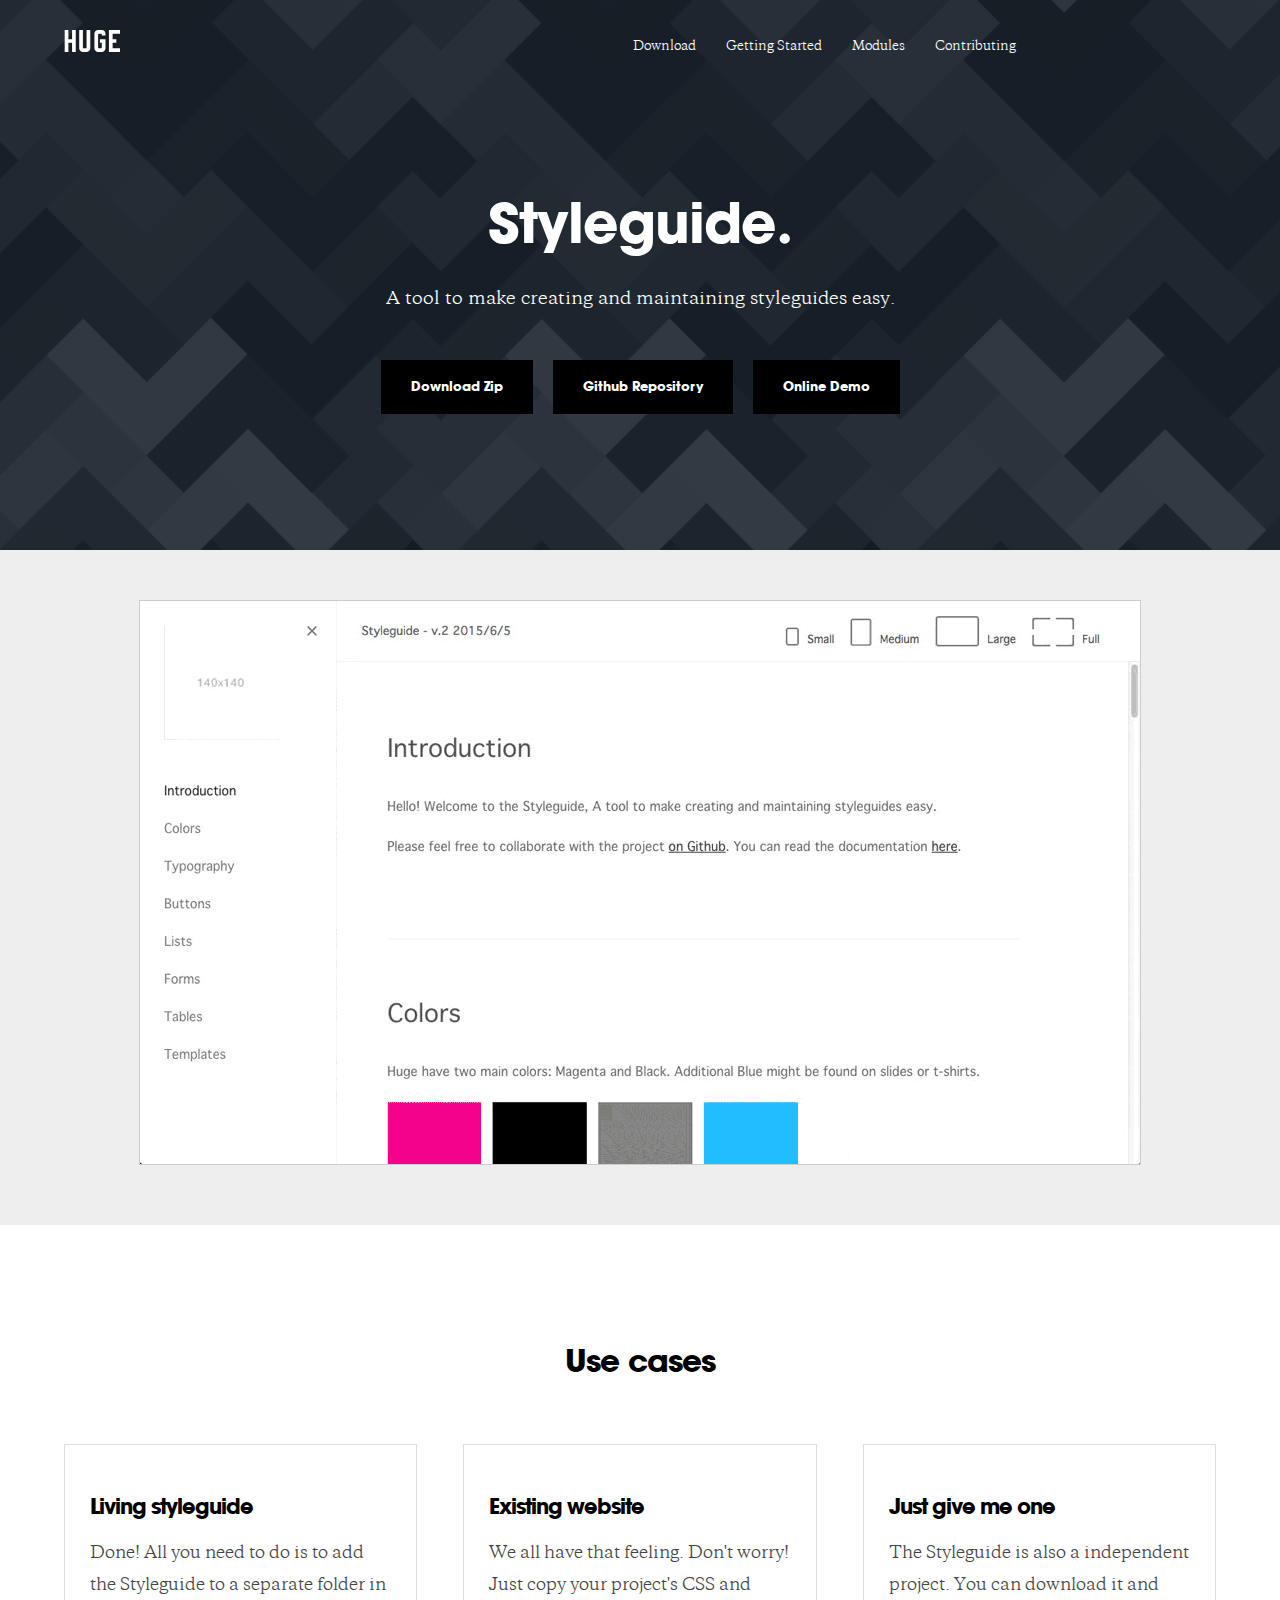
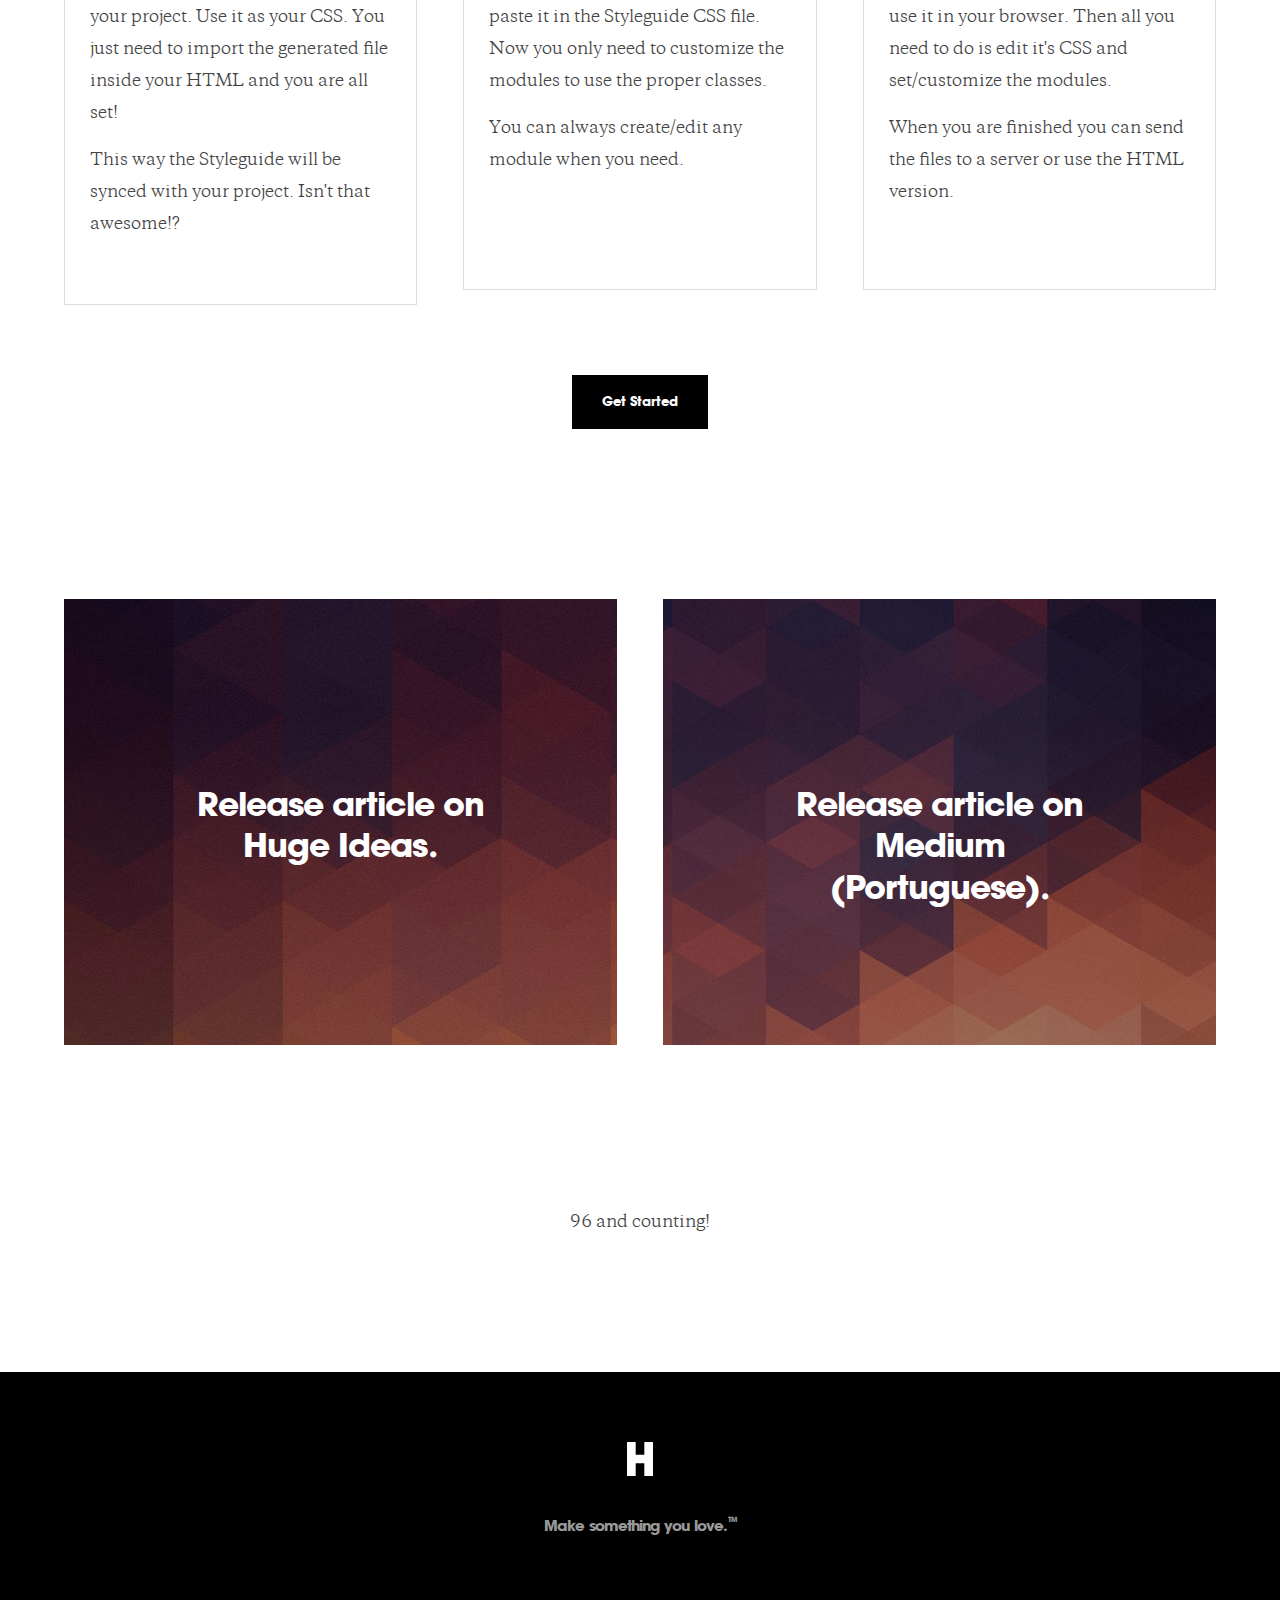
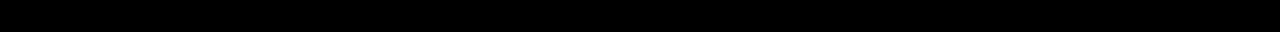
<file: index.html>
<!DOCTYPE html><html><head><title>Styleguide</title><link rel="icon" type="image/png" href="favicon.png"><link rel="stylesheet" href="fonts/Huge/stylesheet.css"><link rel="stylesheet" href="style/vendor/normalize.css"><link rel="stylesheet" href="style/vendor/skeleton.css"><link rel="stylesheet" href="style/main.css"></head><body></body></html><header class="home u-cf"><div class="bg"></div><div class="wrap"><div class="top"><div class="container"><div class="row"><div class="two columns"><a href="index.html"><img src="images/huge-logo.svg"/></a></div><div class="seven columns u-pull-right"><ul class="menu list-horz list-plain"><li><a href="download.html">Download</a></li><li><a href="start.html">Getting Started</a></li><li><a href="modules.html">Modules</a></li><li><a href="contributing.html">Contributing</a></li><li class="styleguide-github-star"><iframe src="https://ghbtns.com/github-btn.html?user=hugeinc&amp;repo=styleguide&amp;type=watch&amp;count=true" frameborder="0" scrolling="0" width="170px" height="20px"></iframe></li></ul></div></div></div></div><div class="container hero"><div class="row"><div class="ten columns center text-center"><h1 class="main-title">Styleguide.</h1><p>A tool to make creating and maintaining styleguides easy.</p><div class="action"><a href="https://github.com/hugeinc/styleguide/archive/master.zip" class="button primary">Download Zip</a><a href="https://github.com/hugeinc/styleguide" target="_blank" class="button primary">Github Repository</a><a href="http://hugeinc.github.io/styleguide/demo/index.html" target="_blank" class="button primary">Online Demo</a></div></div></div></div></div></header><main class="home"><div class="image"><div class="container"><img src="images/gif2.gif"></div></div><div class="container"><div class="text-center use-cases"><h2 class="title">Use cases</h2></div><div class="row use-cases"><div class="four columns box"><h2 class="title">Living styleguide</h2><p>Done! All you need to do is to add the Styleguide to a separate folder in your project. Use it as your CSS. You just need to import the generated file inside your HTML and you are all set!</p>
<p>This way the Styleguide will be synced with your project. Isn&#39;t that awesome!?</p>
</div><div class="four columns box"><h2 class="title">Existing website</h2><p>We all have that feeling. Don&#39;t worry! Just copy your project&#39;s CSS and paste it in the Styleguide CSS file. Now you only need to customize the modules to use the proper classes.</p>
<p>You can always create/edit any module when you need.</p>
</div><div class="four columns box"><h2 class="title">Just give me one</h2><p>The Styleguide is also a independent project. You can download it and use it in your browser. Then all you need to do is edit it&#39;s CSS and set/customize the modules.</p>
<p>When you are finished you can send the files to a server or use the HTML version.</p>
</div></div><div class="row"><div class="twelve columns text-center"><a href="start.html" class="button primary">Get Started</a></div></div><div class="row release-container"><div class="six columns box text-center release-main"><a href="http://www.hugeinc.com/ideas/perspective/setting-style" target="_blank"><div class="overlay"></div><h2 class="title">Release article on Huge Ideas.</h2></a></div><div class="six columns box text-center release-portuguese"><a href="https://medium.com/@caiovaccaro/definindo-estilo-8d1130fc36bf" target="_blank"><div class="overlay"></div><h2 class="title">Release article on Medium (Portuguese).</h2></a></div></div><div class="row"><div class="twelve columns text-center"><div class="tweetsContainer"><ul class="clearfix"></ul><input type="hidden" value="https://twitter.com/hugeinc/status/622075690343628801" class="tweetUrl"/><input type="hidden" value="https://twitter.com/snookca/status/622786504453001216" class="tweetUrl"/><input type="hidden" value="https://twitter.com/mediatemple/status/629215528289234944" class="tweetUrl"/><input type="hidden" value="https://twitter.com/ProductHunt/status/621887319977684992" class="tweetUrl"/><input type="hidden" value="https://twitter.com/kennethormandy/status/623654472384843776" class="tweetUrl"/><input type="hidden" value="https://twitter.com/ykdesignsonline/status/624248119539142656" class="tweetUrl"/><input type="hidden" value="https://twitter.com/cameronmoll/status/623192443605925889" class="tweetUrl"/><input type="hidden" value="https://twitter.com/colinjohnston/status/623634308553678849" class="tweetUrl"/><input type="hidden" value="https://twitter.com/latest_is/status/622993309028515840" class="tweetUrl"/><input type="hidden" value="https://twitter.com/natalyathree/status/624289805912920064" class="tweetUrl"/><input type="hidden" value="https://twitter.com/yhassy/status/622207803390849024" class="tweetUrl"/><input type="hidden" value="https://twitter.com/devnewsbot/status/621746682636668931" class="tweetUrl"/><input type="hidden" value="https://twitter.com/designernewsrss/status/621746687376273413" class="tweetUrl"/><input type="hidden" value="https://twitter.com/ActivatorStudio/status/623618971451850752" class="tweetUrl"/><p class="clear more text-center">96 and counting!</p></div></div></div></div></main><footer><a href="http://hugeinc.com" target="_blank" class="h"></a><p>Make something you love.<sup>TM</sup></p></footer><!--script(src="jspm_packages/system.js")--><!--script(src="config.js")--><!--script.--><!--	System.baseURL = '/';--><!--	System.import('HugeStyleguide/main');--><script src="bundle.js"></script><script>(function(i,s,o,g,r,a,m){i['GoogleAnalyticsObject']=r;i[r]=i[r]||function(){
(i[r].q=i[r].q || []).push(arguments)},i[r].l=1*new Date();a=s.createElement(o),
m=s.getElementsByTagName(o)[0];a.async=1;a.src=g;m.parentNode.insertBefore(a,m)
})(window,document,'script','//www.google-analytics.com/analytics.js','ga');
ga('create', 'UA-64834074-1', 'auto');
ga('send', 'pageview');</script>
</file>
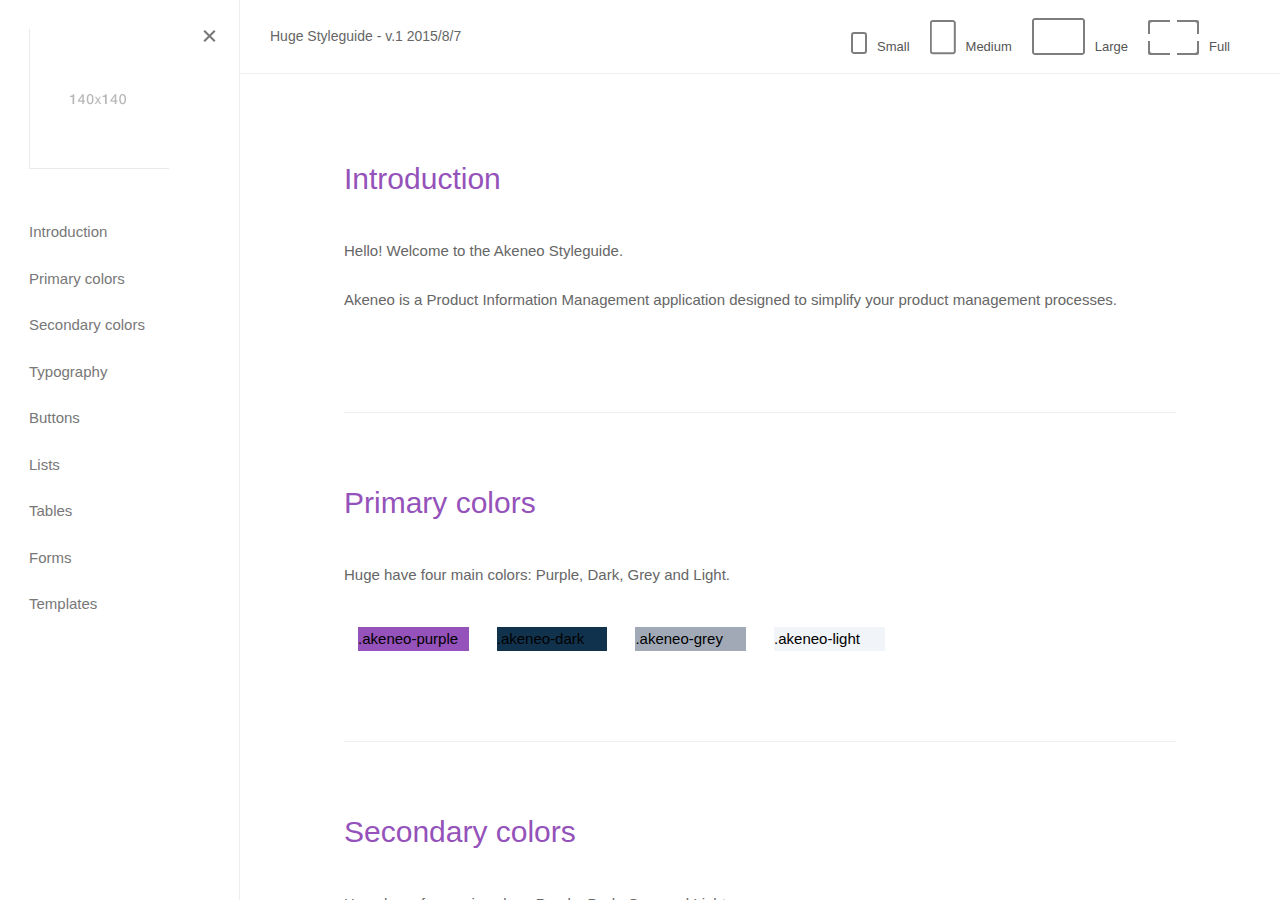
<file: www/index.html>
<!DOCTYPE html><html lang="en"><head><title>Huge Styleguide</title><link rel="icon" type="image/png" href="styleguide/structure/images/favicon.png"><link href="styleguide/assets/styles/structure.css" rel="stylesheet"><link href="styleguide/assets/styles/styleguide.css" rel="stylesheet"></head><body><main class="container"><html><body><header class="huge-header"><div class="huge-header__welcome left">Huge Styleguide - v.1 2015/8/7</div><nav class="huge-header__breakpoints right"><ul class="huge-list--unstyled huge-list--float"><li class="huge-header__breakpoints__item"><a id="small" data-size="420px" data-size-label="small" class="huge-header__breakpoints__item__link"><span>Small</span></a></li><li class="huge-header__breakpoints__item"><a id="medium" data-size="720px" data-size-label="medium" class="huge-header__breakpoints__item__link"><span>Medium</span></a></li><li class="huge-header__breakpoints__item"><a id="large" data-size="1280px" data-size-label="large" class="huge-header__breakpoints__item__link"><span>Large</span></a></li><li class="huge-header__breakpoints__item"><a id="full" data-size="100%" data-size-label="full" class="huge-header__breakpoints__item__link"><span>Full</span></a></li></ul></nav></header></body></html><div class="huge-sidebar"><div class="huge-sidebar__toggle--out"><a href="#">Menu</a></div><div class="huge-sidebar__content"><div class="huge-sidebar__toggle--in"><a href="#">Menu</a></div><img src="styleguide/assets/images/logo_placeholder.png" class="huge-sidebar__logo clearfix"><nav class="huge-sidebar__nav row clearfix"><ul class="huge-list--unstyled"><li class="huge-sidebar__nav__item"><a href="#introduction" class="huge-sidebar__nav__item__link huge-anchor">Introduction</a></li><li class="huge-sidebar__nav__item"><a href="#primarycolors" class="huge-sidebar__nav__item__link huge-anchor">Primary colors</a></li><li class="huge-sidebar__nav__item"><a href="#secondarycolors" class="huge-sidebar__nav__item__link huge-anchor">Secondary colors</a></li><li class="huge-sidebar__nav__item"><a href="#typography" class="huge-sidebar__nav__item__link huge-anchor">Typography</a></li><li class="huge-sidebar__nav__item"><a href="#buttons" class="huge-sidebar__nav__item__link huge-anchor">Buttons</a></li><li class="huge-sidebar__nav__item"><a href="#lists" class="huge-sidebar__nav__item__link huge-anchor">Lists</a></li><li class="huge-sidebar__nav__item"><a href="#tables" class="huge-sidebar__nav__item__link huge-anchor">Tables</a></li><li class="huge-sidebar__nav__item"><a href="#forms" class="huge-sidebar__nav__item__link huge-anchor">Forms</a></li><li class="huge-sidebar__nav__item"><a href="#templates" class="huge-sidebar__nav__item__link huge-anchor">Templates</a></li></ul></nav></div></div><div class="huge-iframe-wrapper"><iframe src="styleguide/styleguide.html" frameborder="0" height="100%" width="100%"></iframe></div></main><script src="styleguide/structure/scripts/vendor/jquery-1.11.1.min.js"></script><script src="styleguide/structure/scripts/styleguide.js"></script><script>document.write('<script src="http://' + (location.host || 'localhost').split(':')[0] + ':35729/livereload.js?snipver=1"></' + 'script>')</script></body></html>
</file>
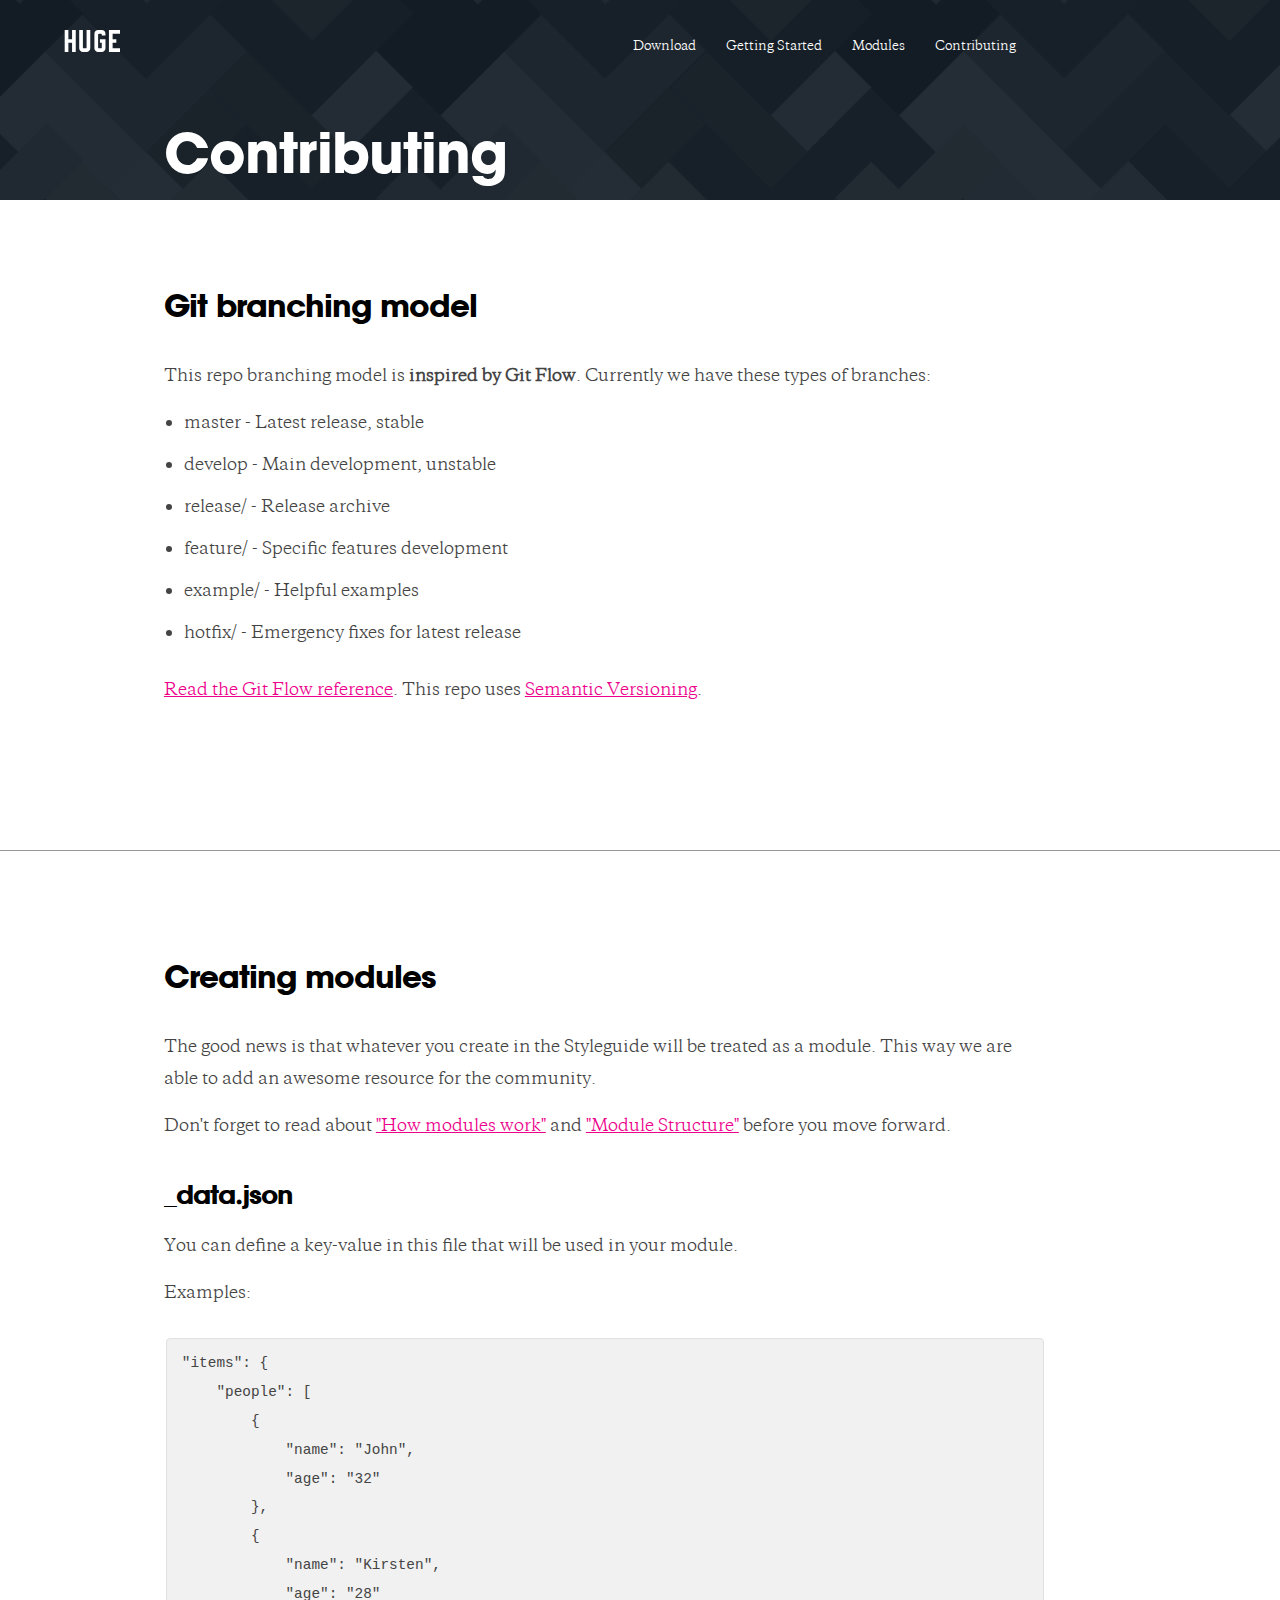
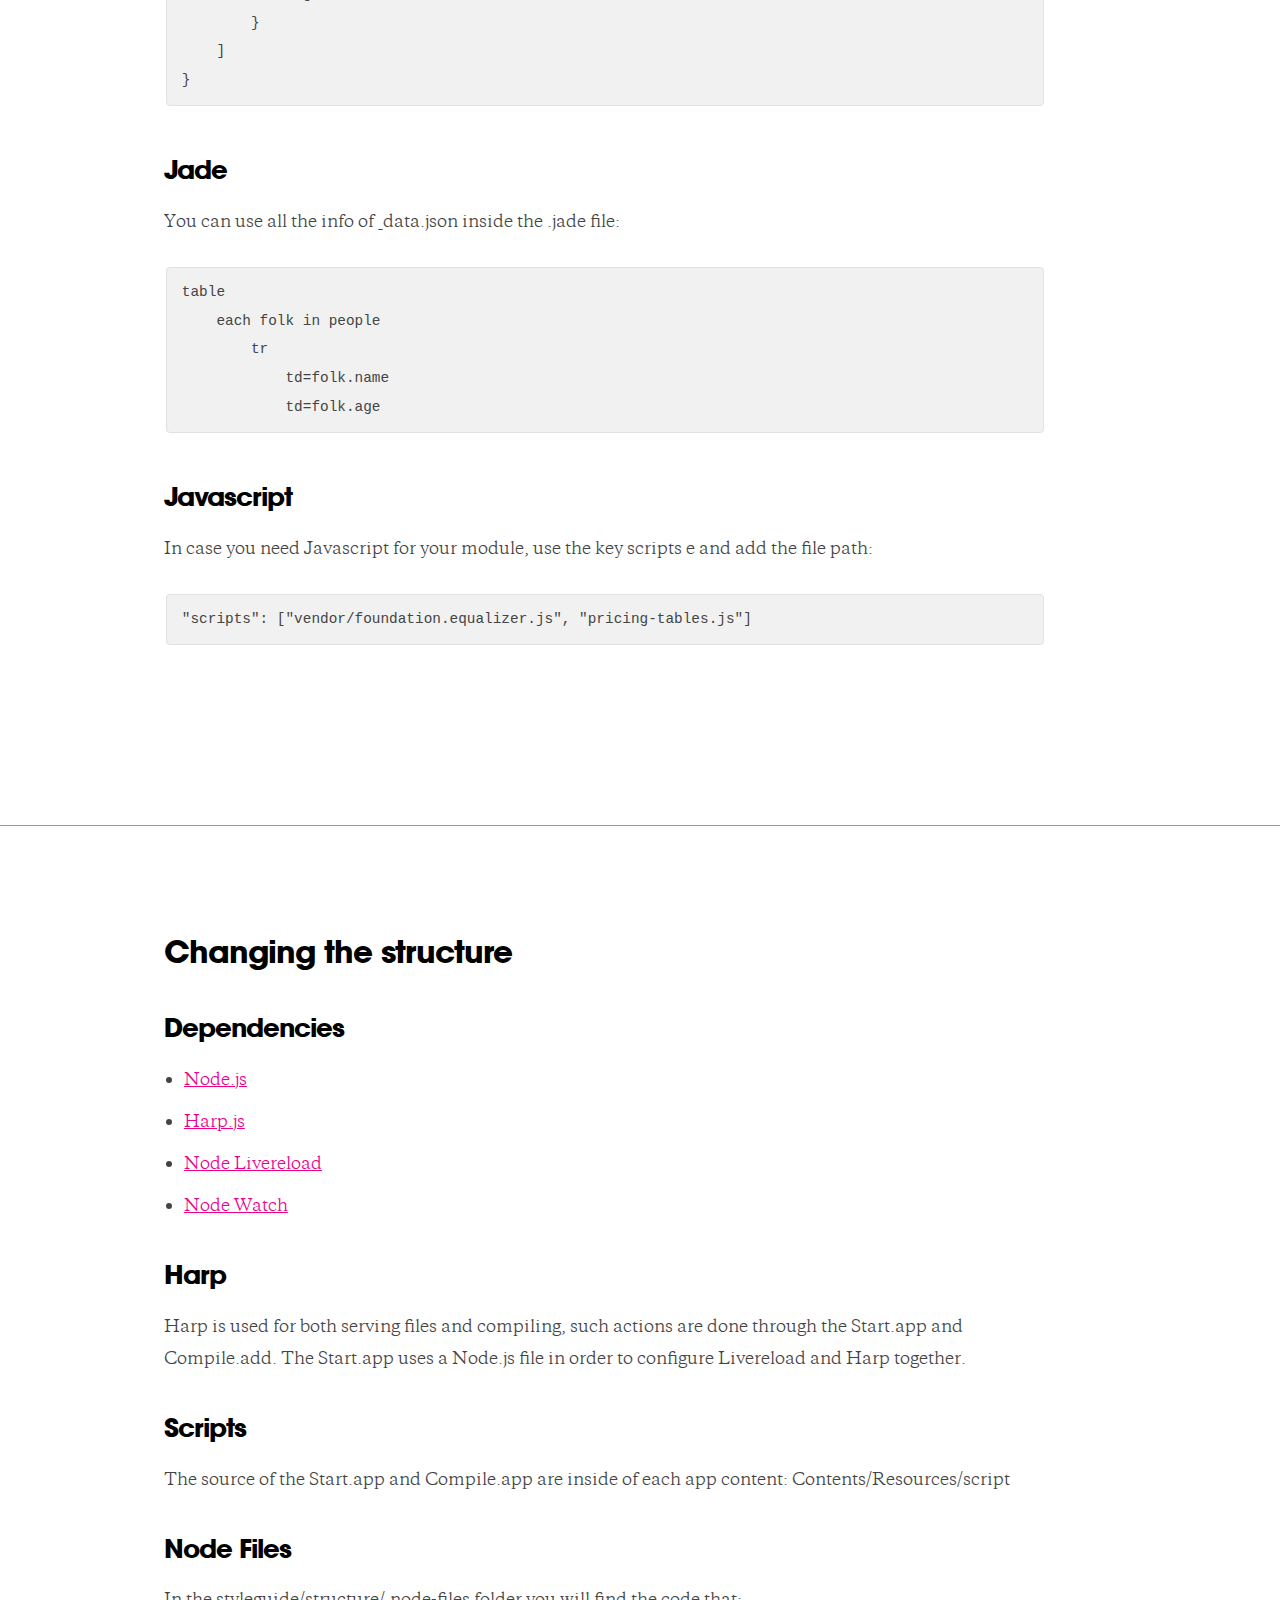
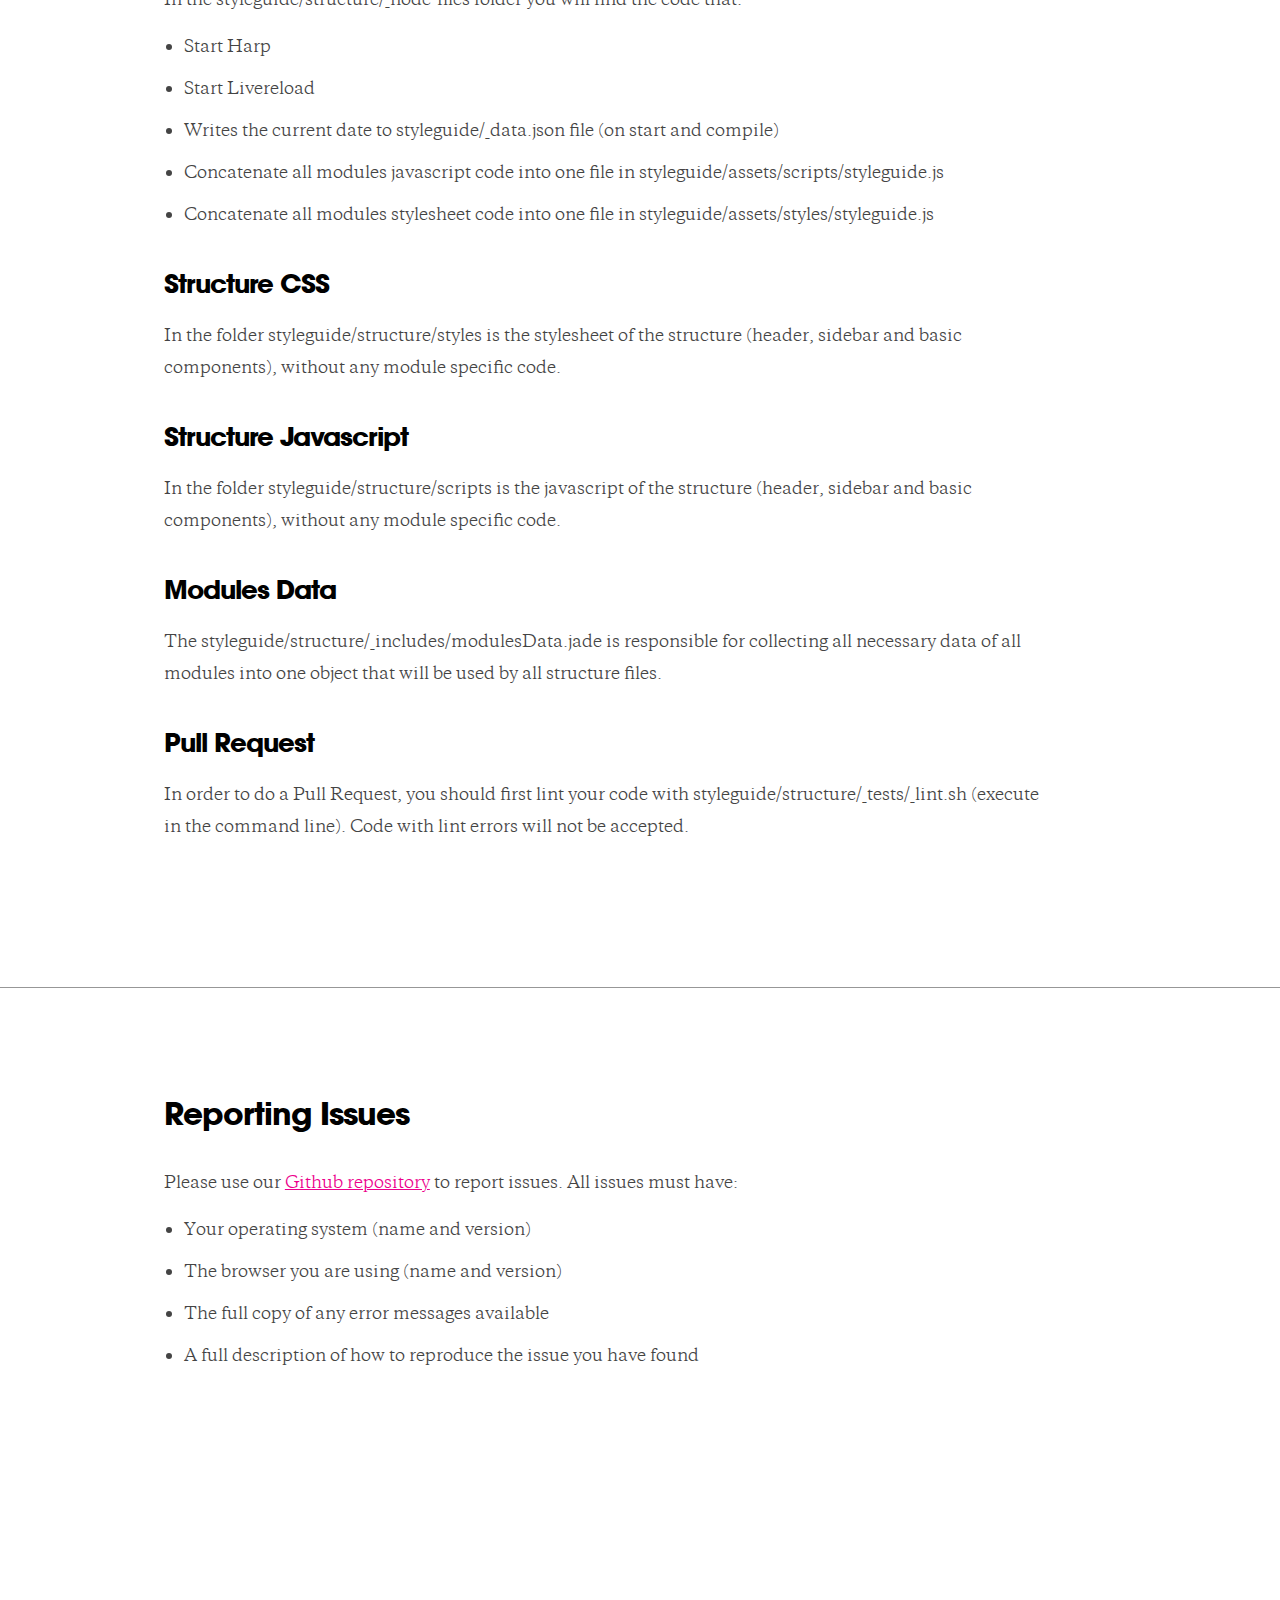
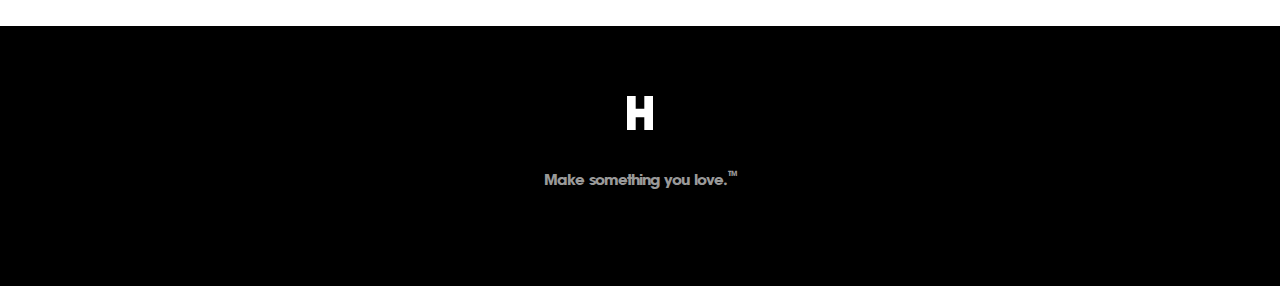
<file: contributing.html>
<!DOCTYPE html><html><head><title>Styleguide</title><link rel="icon" type="image/png" href="favicon.png"><link rel="stylesheet" href="fonts/Huge/stylesheet.css"><link rel="stylesheet" href="style/vendor/normalize.css"><link rel="stylesheet" href="style/vendor/skeleton.css"><link rel="stylesheet" href="style/main.css"></head><body></body></html><header class="u-cf inner"><div class="bg"></div><div class="wrap"><div class="top"><div class="container"><div class="row"><div class="two columns"><a href="index.html"><img src="images/huge-logo.svg"/></a></div><div class="seven columns u-pull-right"><ul class="menu list-horz list-plain"><li><a href="download.html">Download</a></li><li><a href="start.html">Getting Started</a></li><li><a href="modules.html">Modules</a></li><li><a href="contributing.html">Contributing</a></li><li class="styleguide-github-star"><iframe src="https://ghbtns.com/github-btn.html?user=hugeinc&amp;repo=styleguide&amp;type=watch&amp;count=true" frameborder="0" scrolling="0" width="170px" height="20px"></iframe></li></ul></div></div></div></div><div class="container hero"><div class="row"><div class="ten columns center"><h1 class="main-title">Contributing</h1></div></div></div></div></header><main class="inner"><div class="section u-cf inner"><div class="container"><div class="row"><div class="ten columns center"><h2 class="title">Git branching model</h2><p>This repo branching model is <strong>inspired by Git Flow</strong>. Currently we have these types of branches:</p>
<ul>
<li>master - Latest release, stable</li>
<li>develop - Main development, unstable</li>
<li>release/ - Release archive</li>
<li>feature/ - Specific features development</li>
<li>example/ - Helpful examples</li>
<li>hotfix/ - Emergency fixes for latest release</li>
</ul>
<p><a href="http://nvie.com/posts/a-successful-git-branching-model/">Read the Git Flow reference</a>.
This repo uses <a href="http://semver.org/">Semantic Versioning</a>.</p>
</div></div></div></div><div class="section u-cf inner"><div class="container"><div class="row"><div class="ten columns center"><h2 class="title">Creating modules</h2><p>The good news is that whatever you create in the Styleguide will be treated as a module. This way we are able to add an awesome resource for the community.</p>
<p>Don&#39;t forget to read about <a href="modules.html#how-they-work">&quot;How modules work&quot;</a> and <a href="modules.html#modules-structure">&quot;Module Structure&quot;</a> before you move forward.</p>
<h3>_data.json</h3><p>You can define a key-value in this file that will be used in your module.</p>
<p>Examples:</p>
<pre><code class="language-json">&quot;items&quot;: {
    &quot;people&quot;: [
        {
            &quot;name&quot;: &quot;John&quot;,
            &quot;age&quot;: &quot;32&quot;
        },
        {
            &quot;name&quot;: &quot;Kirsten&quot;,
            &quot;age&quot;: &quot;28&quot;
        }
    ]
}
</code></pre>
<h3>Jade</h3><p>You can use all the info of _data.json inside the .jade file:</p>
<pre><code class="language-html">table
    each folk in people
        tr
            td=folk.name
            td=folk.age
</code></pre>
<h3>Javascript</h3><p>In case you need Javascript for your module, use the key scripts e and add the file path:</p>
<pre><code class="language-json">&quot;scripts&quot;: [&quot;vendor/foundation.equalizer.js&quot;, &quot;pricing-tables.js&quot;]
</code></pre>
</div></div></div></div><div class="section u-cf inner"><div class="container"><div class="row"><div class="ten columns center"><h2 class="title">Changing the structure</h2><h3>Dependencies</h3><ul>
<li><a href="http://nodejs.org" target="_blank">Node.js</a></li>
<li><a href="http://harpjs.com" target="_blank">Harp.js</a></li>
<li><a href="https://www.npmjs.com/package/livereload" target="_blank">Node Livereload</a></li>
<li><a href="https://www.npmjs.com/package/watch" target="_blank">Node Watch</a></li>
</ul>
<h3>Harp</h3><p>Harp is used for both serving files and compiling, such actions are done through the Start.app and Compile.add. The Start.app uses a Node.js file in order to configure Livereload and Harp together.</p>
<h3>Scripts</h3><p>The source of the Start.app and Compile.app are inside of each app content: Contents/Resources/script</p>
<h3>Node Files</h3><p>In the styleguide/structure/_node-files folder you will find the code that:  </p>
<ul>
<li>Start Harp</li>
<li>Start Livereload</li>
<li>Writes the current date to styleguide/_data.json file (on start and compile)</li>
<li>Concatenate all modules javascript code into one file in styleguide/assets/scripts/styleguide.js</li>
<li>Concatenate all modules stylesheet code into one file in styleguide/assets/styles/styleguide.js</li>
</ul>
<h3>Structure CSS</h3><p>In the folder styleguide/structure/styles is the stylesheet of the structure (header, sidebar and basic components), without any module specific code.</p>
<h3>Structure Javascript</h3><p>In the folder styleguide/structure/scripts is the javascript of the structure (header, sidebar and basic components), without any module specific code.</p>
<h3>Modules Data</h3><p>The styleguide/structure/_includes/modulesData.jade is responsible for collecting all necessary data of all modules into one object that will be used by all structure files.</p>
<h3>Pull Request</h3><p>In order to do a Pull Request, you should first lint your code with styleguide/structure/_tests/_lint.sh (execute in the command line). Code with lint errors will not be accepted.</p>
</div></div></div></div><div class="section u-cf inner no-border"><div class="container"><div class="row"><div class="ten columns center"><h2 class="title">Reporting Issues</h2><p>Please use our <a href="http://github.com/hugeinc/styleguide" target="_blank">Github repository</a> to report issues. All issues must have:</p>
<ul>
<li>Your operating system (name and version)</li>
<li>The browser you are using (name and version)</li>
<li>The full copy of any error messages available</li>
<li>A full description of how to reproduce the issue you have found</li>
</ul>
</div></div></div></div></main><footer><a href="http://hugeinc.com" target="_blank" class="h"></a><p>Make something you love.<sup>TM</sup></p></footer><!--script(src="jspm_packages/system.js")--><!--script(src="config.js")--><!--script.--><!--	System.baseURL = '/';--><!--	System.import('HugeStyleguide/main');--><script src="bundle.js"></script><script>(function(i,s,o,g,r,a,m){i['GoogleAnalyticsObject']=r;i[r]=i[r]||function(){
(i[r].q=i[r].q || []).push(arguments)},i[r].l=1*new Date();a=s.createElement(o),
m=s.getElementsByTagName(o)[0];a.async=1;a.src=g;m.parentNode.insertBefore(a,m)
})(window,document,'script','//www.google-analytics.com/analytics.js','ga');
ga('create', 'UA-64834074-1', 'auto');
ga('send', 'pageview');</script>
</file>
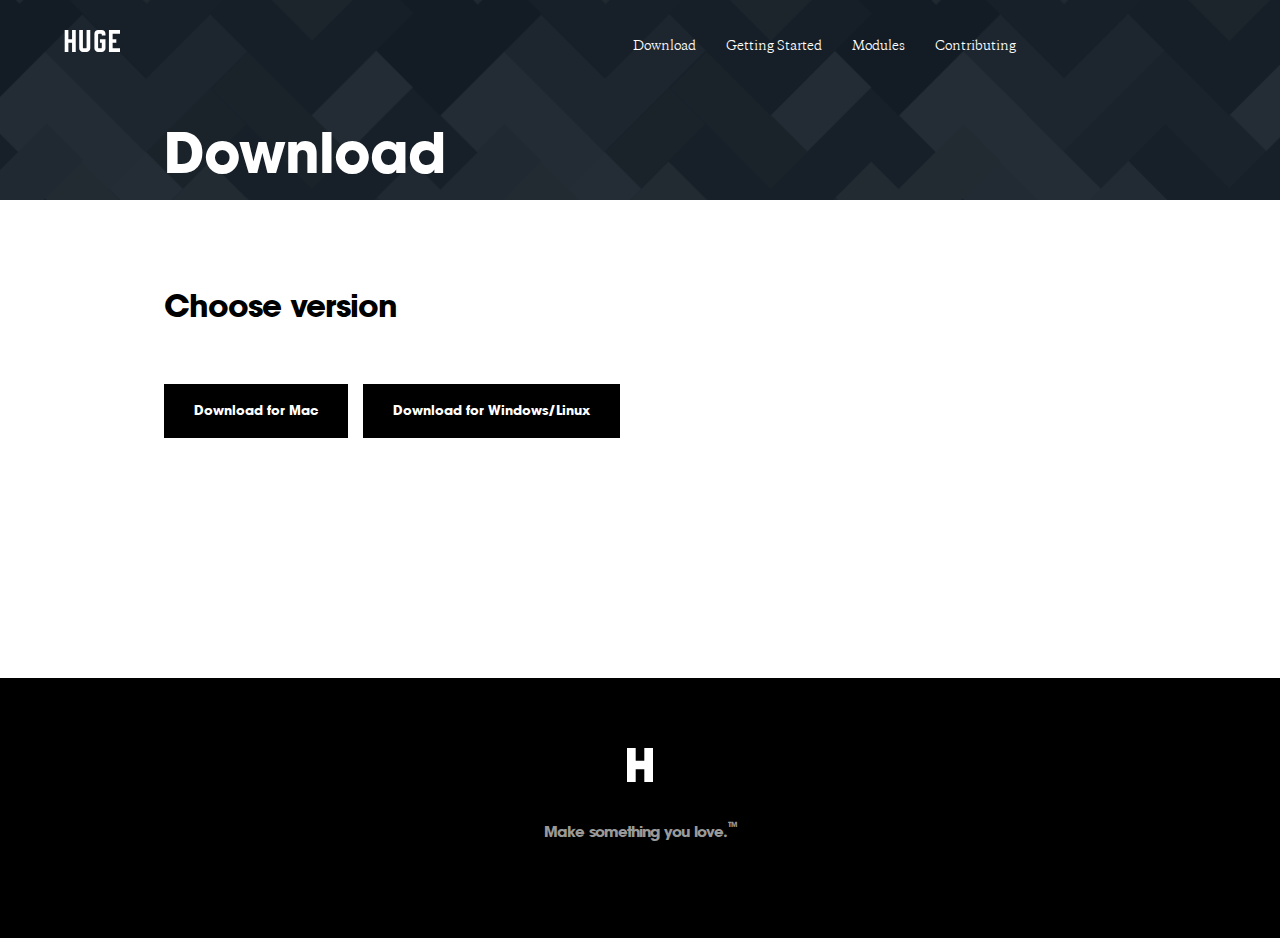
<file: download.html>
<!DOCTYPE html><html><head><title>Styleguide</title><link rel="icon" type="image/png" href="favicon.png"><link rel="stylesheet" href="fonts/Huge/stylesheet.css"><link rel="stylesheet" href="style/vendor/normalize.css"><link rel="stylesheet" href="style/vendor/skeleton.css"><link rel="stylesheet" href="style/main.css"></head><body></body></html><header class="u-cf inner"><div class="bg"></div><div class="wrap"><div class="top"><div class="container"><div class="row"><div class="two columns"><a href="index.html"><img src="images/huge-logo.svg"/></a></div><div class="seven columns u-pull-right"><ul class="menu list-horz list-plain"><li><a href="download.html">Download</a></li><li><a href="start.html">Getting Started</a></li><li><a href="modules.html">Modules</a></li><li><a href="contributing.html">Contributing</a></li><li class="styleguide-github-star"><iframe src="https://ghbtns.com/github-btn.html?user=hugeinc&amp;repo=styleguide&amp;type=watch&amp;count=true" frameborder="0" scrolling="0" width="170px" height="20px"></iframe></li></ul></div></div></div></div><div class="container hero"><div class="row"><div class="ten columns center"><h1 class="main-title">Download</h1></div></div></div></div></header><main class="inner"><div class="section u-cf inner no-border"><div class="container"><div class="row"><div class="ten columns center"><h2 class="title">Choose version</h2><a href="https://github.com/hugeinc/styleguide/archive/master.zip" class="button primary">Download for Mac</a><a href="https://github.com/hugeinc/styleguide/archive/release/windows-linux.zip" class="button primary">Download for Windows/Linux</a></div></div></div></div></main><footer><a href="http://hugeinc.com" target="_blank" class="h"></a><p>Make something you love.<sup>TM</sup></p></footer><!--script(src="jspm_packages/system.js")--><!--script(src="config.js")--><!--script.--><!--	System.baseURL = '/';--><!--	System.import('HugeStyleguide/main');--><script src="bundle.js"></script><script>(function(i,s,o,g,r,a,m){i['GoogleAnalyticsObject']=r;i[r]=i[r]||function(){
(i[r].q=i[r].q || []).push(arguments)},i[r].l=1*new Date();a=s.createElement(o),
m=s.getElementsByTagName(o)[0];a.async=1;a.src=g;m.parentNode.insertBefore(a,m)
})(window,document,'script','//www.google-analytics.com/analytics.js','ga');
ga('create', 'UA-64834074-1', 'auto');
ga('send', 'pageview');</script>
</file>
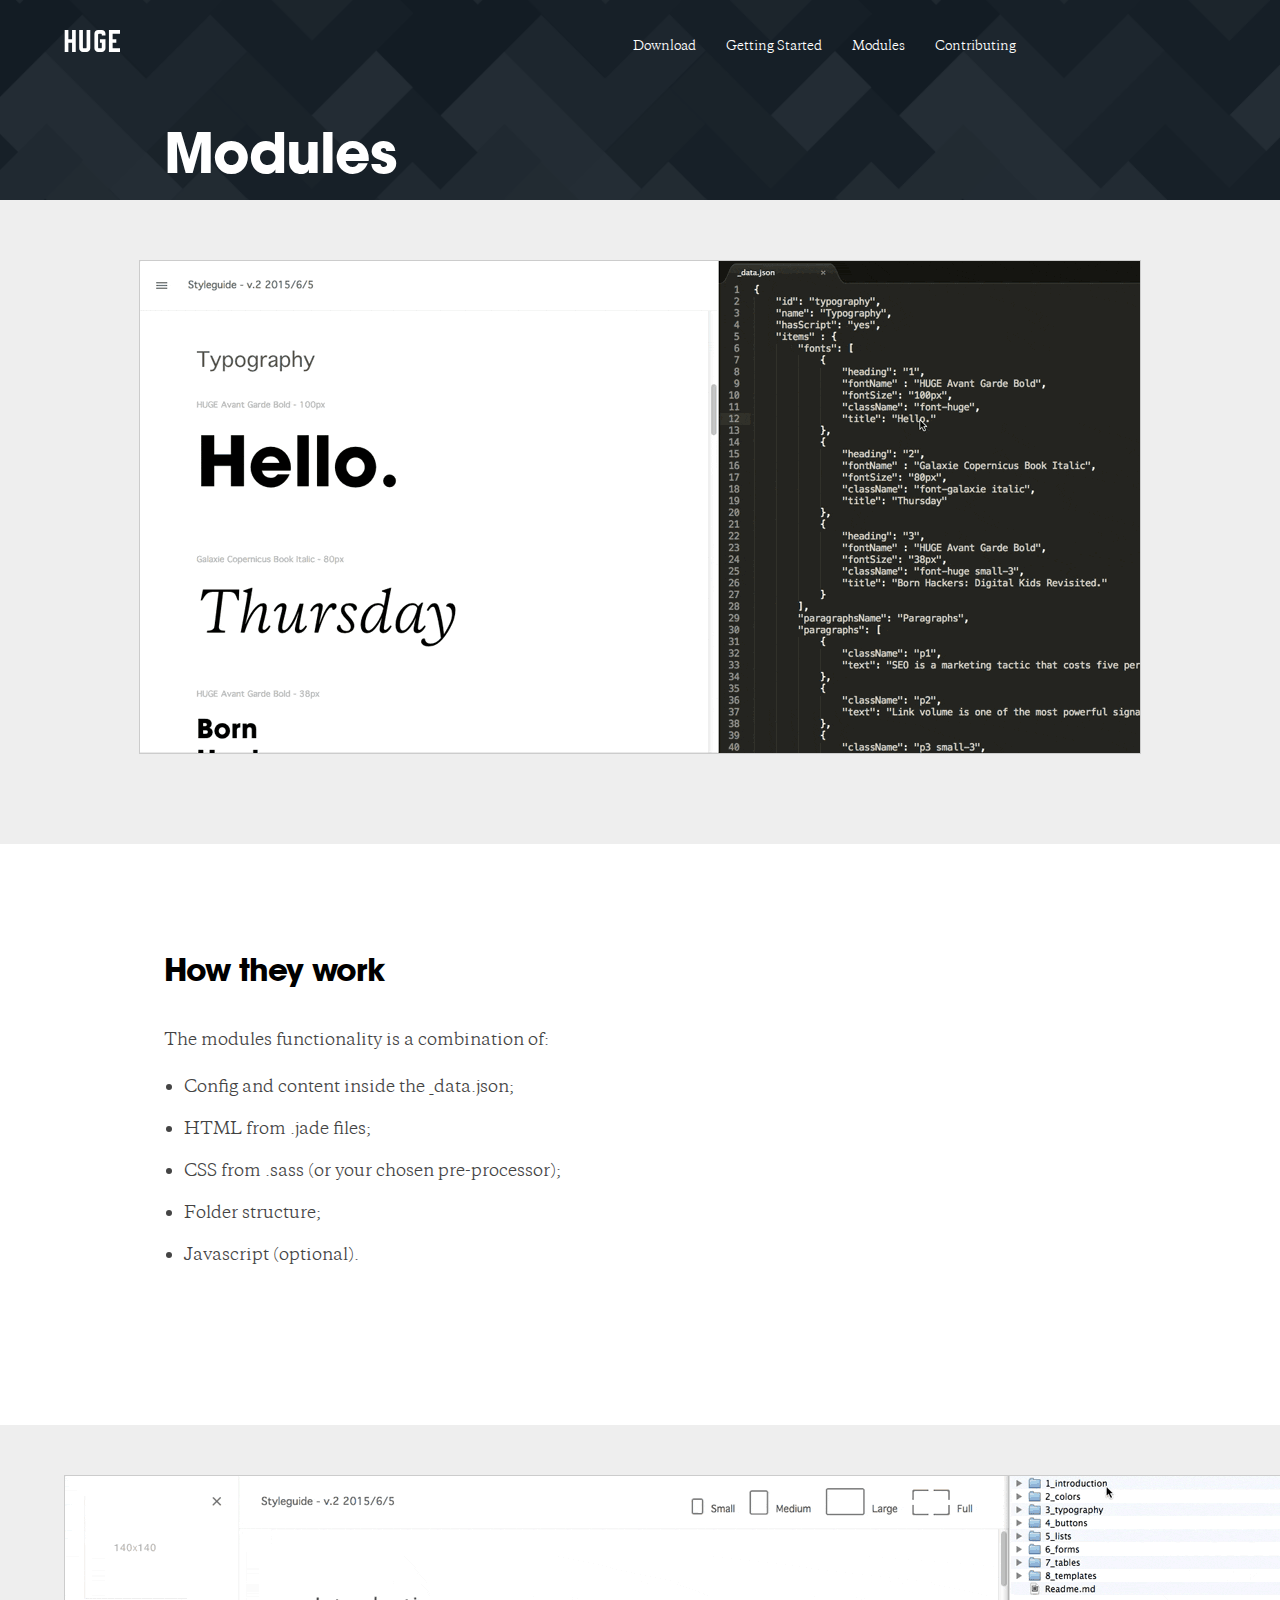
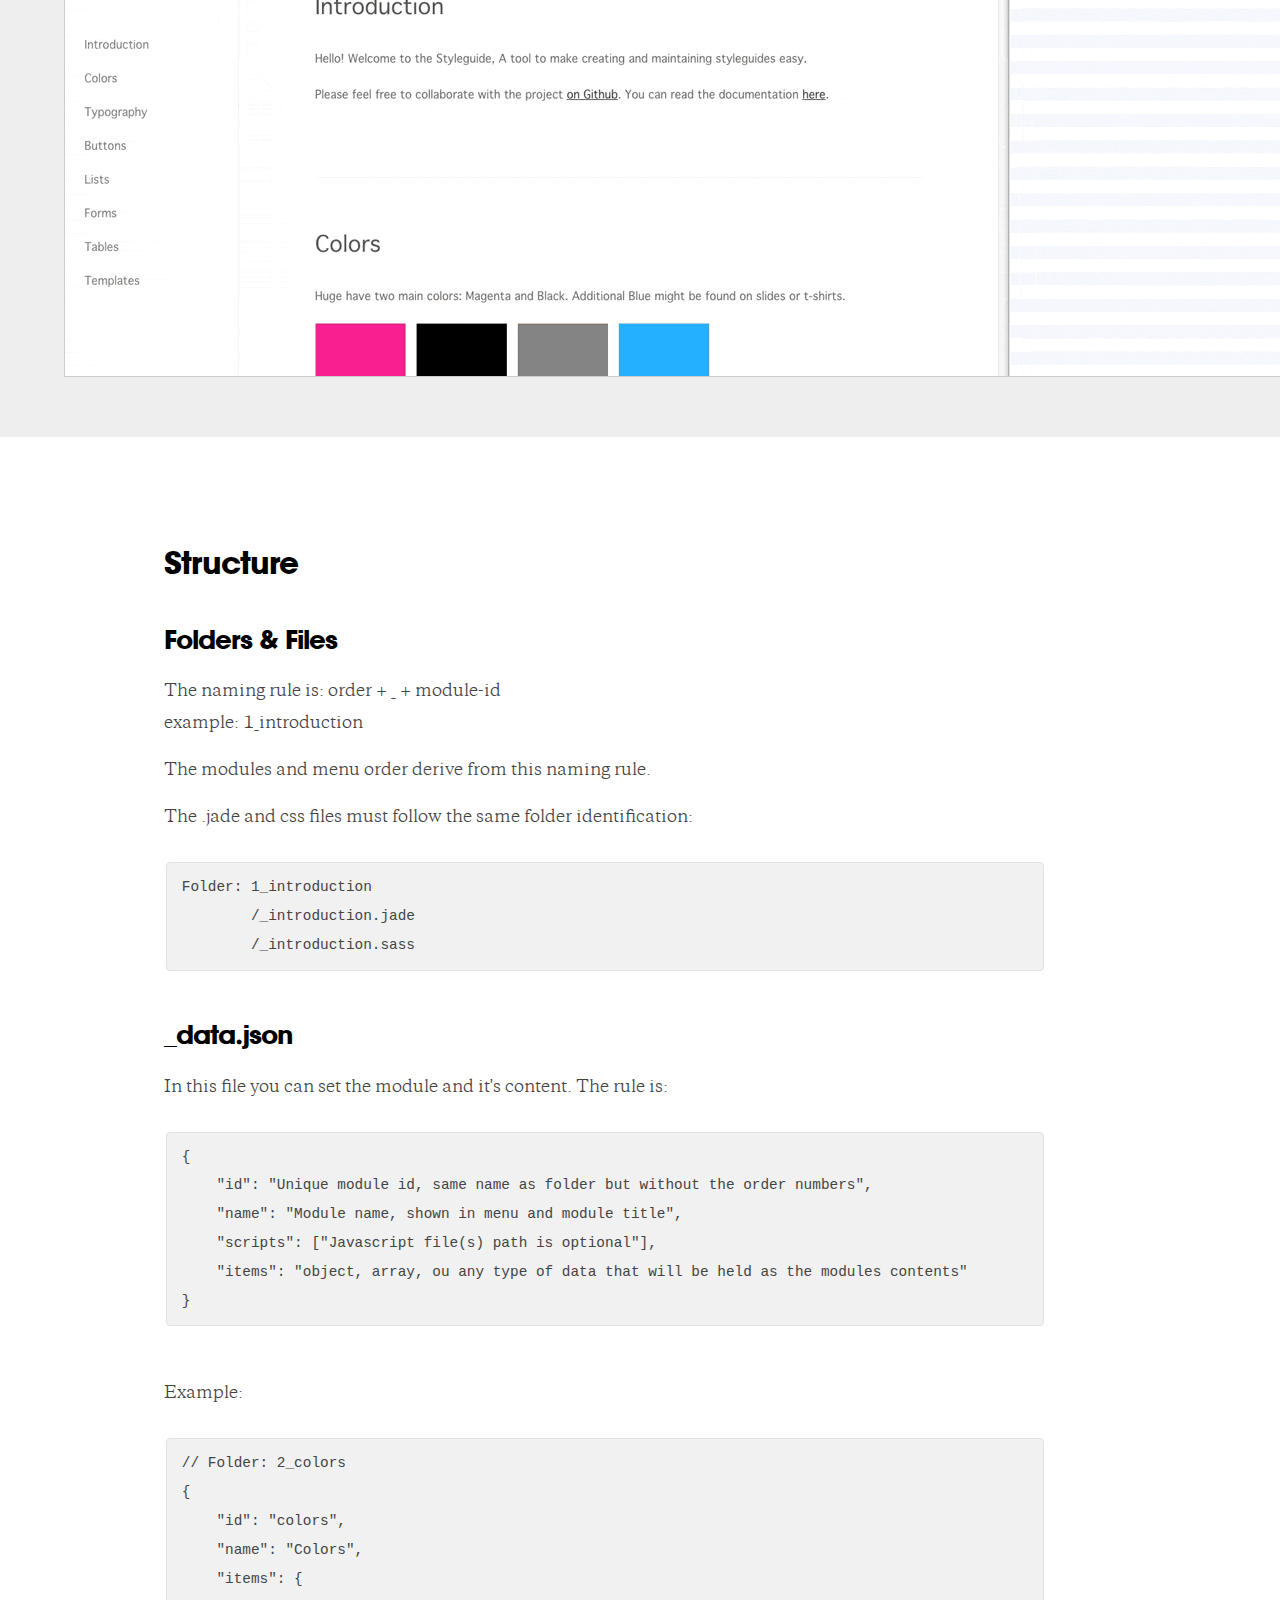
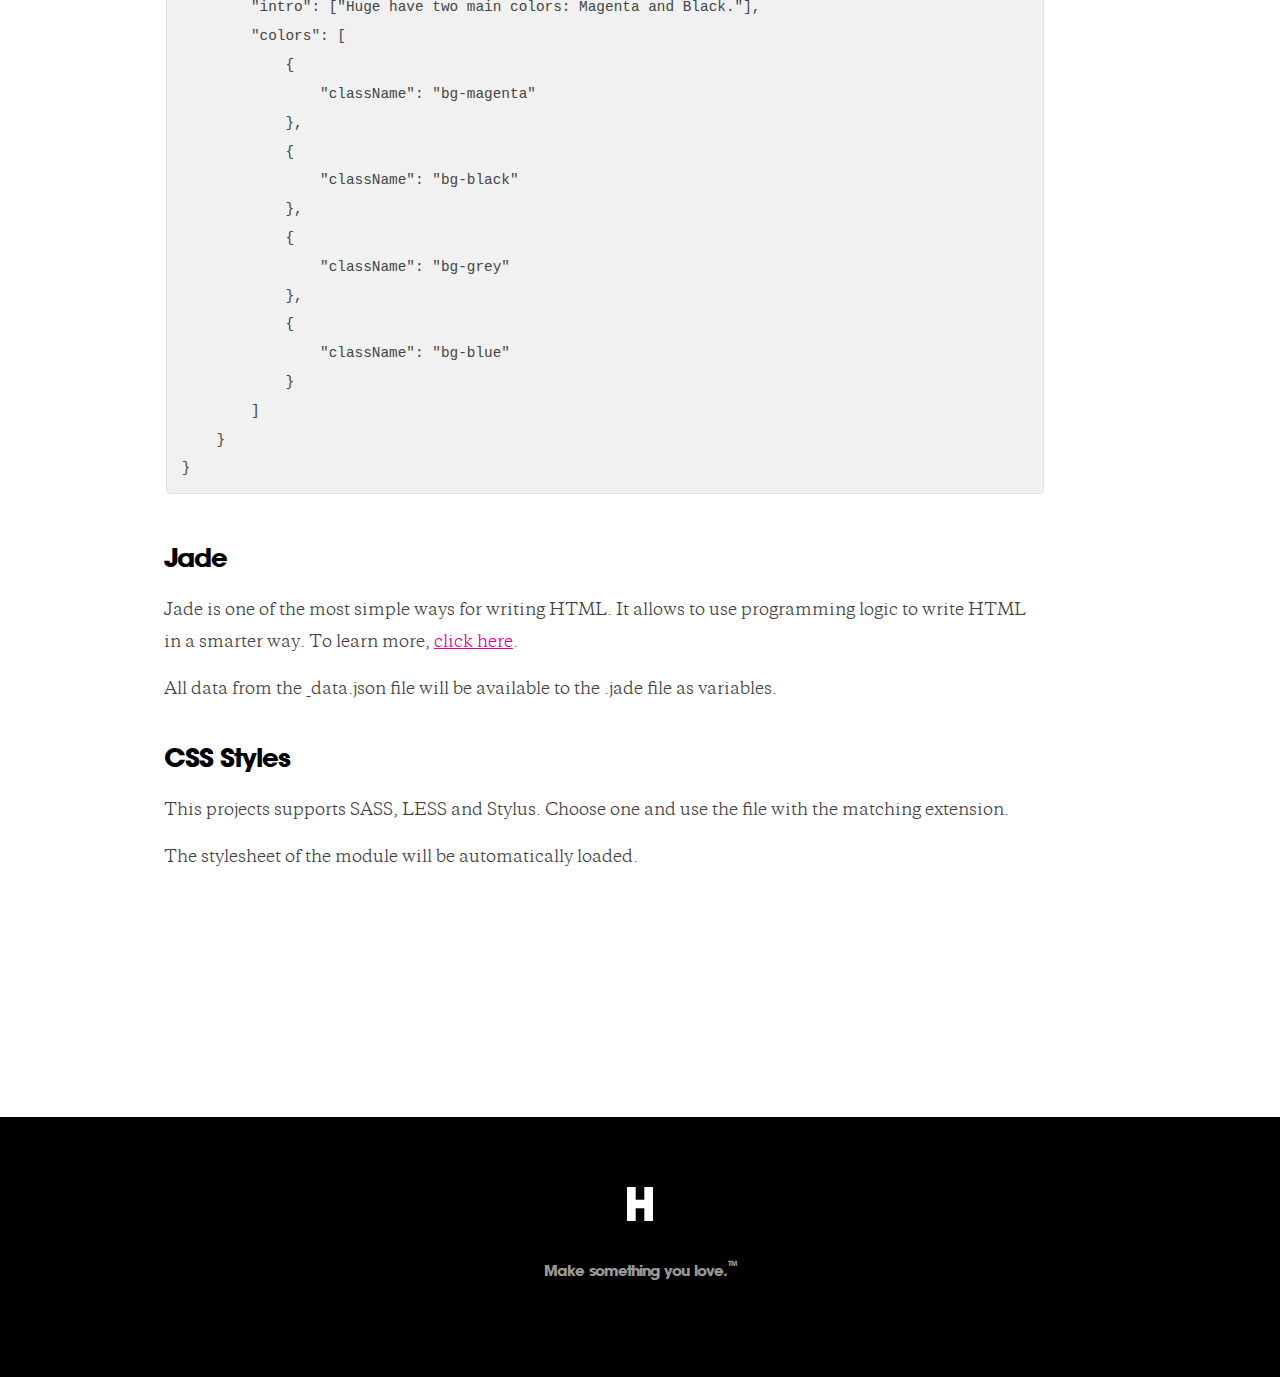
<file: modules.html>
<!DOCTYPE html><html><head><title>Styleguide</title><link rel="icon" type="image/png" href="favicon.png"><link rel="stylesheet" href="fonts/Huge/stylesheet.css"><link rel="stylesheet" href="style/vendor/normalize.css"><link rel="stylesheet" href="style/vendor/skeleton.css"><link rel="stylesheet" href="style/main.css"></head><body></body></html><header class="u-cf inner"><div class="bg"></div><div class="wrap"><div class="top"><div class="container"><div class="row"><div class="two columns"><a href="index.html"><img src="images/huge-logo.svg"/></a></div><div class="seven columns u-pull-right"><ul class="menu list-horz list-plain"><li><a href="download.html">Download</a></li><li><a href="start.html">Getting Started</a></li><li><a href="modules.html">Modules</a></li><li><a href="contributing.html">Contributing</a></li><li class="styleguide-github-star"><iframe src="https://ghbtns.com/github-btn.html?user=hugeinc&amp;repo=styleguide&amp;type=watch&amp;count=true" frameborder="0" scrolling="0" width="170px" height="20px"></iframe></li></ul></div></div></div></div><div class="container hero"><div class="row"><div class="ten columns center"><h1 class="main-title">Modules</h1></div></div></div></div></header><main class="inner"><div class="image no-margin inner"><div class="container"><img src="images/gif5.gif"></div></div><div id="how-they-work" class="section u-cf inner no-border"><div class="container"><div class="row"><div class="ten columns center"><h2 class="title">How they work</h2><p>The modules functionality is a combination of: </p>
<ul>
<li>Config and content inside the _data.json;</li>
<li>HTML from .jade files;</li>
<li>CSS from .sass (or your chosen pre-processor);</li>
<li>Folder structure;</li>
<li>Javascript (optional).</li>
</ul>
</div></div></div></div><div class="image no-margin"><div class="container"><img src="images/gif3.gif"></div></div><div id="modules-structure" class="section u-cf inner no-border"><div class="container"><div class="row"><div class="ten columns center"><h2 class="title">Structure</h2><h3>Folders &amp; Files</h3><p>The naming rule is: order + _ + module-id<br>example: 1_introduction</p>
<p>The modules and menu order derive from this naming rule.</p>
<p>The .jade and css files must follow the same folder identification:</p>
<pre><code class="language-markup">Folder: 1_introduction  
        /_introduction.jade  
        /_introduction.sass
</code></pre>
<h3>_data.json</h3><p>In this file you can set the module and it&#39;s content. The rule is:</p>
<pre><code class="language-json">{
    &quot;id&quot;: &quot;Unique module id, same name as folder but without the order numbers&quot;,
    &quot;name&quot;: &quot;Module name, shown in menu and module title&quot;,
    &quot;scripts&quot;: [&quot;Javascript file(s) path is optional&quot;],
    &quot;items&quot;: &quot;object, array, ou any type of data that will be held as the modules contents&quot;
}
</code></pre>
<p>Example:</p>
<pre><code class="language-json">// Folder: 2_colors
{
    &quot;id&quot;: &quot;colors&quot;,
    &quot;name&quot;: &quot;Colors&quot;,
    &quot;items&quot;: {
        &quot;intro&quot;: [&quot;Huge have two main colors: Magenta and Black.&quot;],
        &quot;colors&quot;: [
            {
                &quot;className&quot;: &quot;bg-magenta&quot;
            },
            {
                &quot;className&quot;: &quot;bg-black&quot;
            },
            {
                &quot;className&quot;: &quot;bg-grey&quot;
            },
            {
                &quot;className&quot;: &quot;bg-blue&quot;
            }
        ]
    }
}
</code></pre>
<h3>Jade</h3><p>Jade is one of the most simple ways for writing HTML. It allows to use programming logic to write HTML in a smarter way. To learn more, <a href="http://jade-lang.com" target="_blank">click here</a>.</p>
<p>All data from the _data.json file will be available to the .jade file as variables.</p>
<h3>CSS Styles</h3><p>This projects supports SASS, LESS and Stylus. Choose one and use the file with the matching extension.</p>
<p>The stylesheet of the module will be automatically loaded.</p>
</div></div></div></div></main><footer><a href="http://hugeinc.com" target="_blank" class="h"></a><p>Make something you love.<sup>TM</sup></p></footer><!--script(src="jspm_packages/system.js")--><!--script(src="config.js")--><!--script.--><!--	System.baseURL = '/';--><!--	System.import('HugeStyleguide/main');--><script src="bundle.js"></script><script>(function(i,s,o,g,r,a,m){i['GoogleAnalyticsObject']=r;i[r]=i[r]||function(){
(i[r].q=i[r].q || []).push(arguments)},i[r].l=1*new Date();a=s.createElement(o),
m=s.getElementsByTagName(o)[0];a.async=1;a.src=g;m.parentNode.insertBefore(a,m)
})(window,document,'script','//www.google-analytics.com/analytics.js','ga');
ga('create', 'UA-64834074-1', 'auto');
ga('send', 'pageview');</script>
</file>
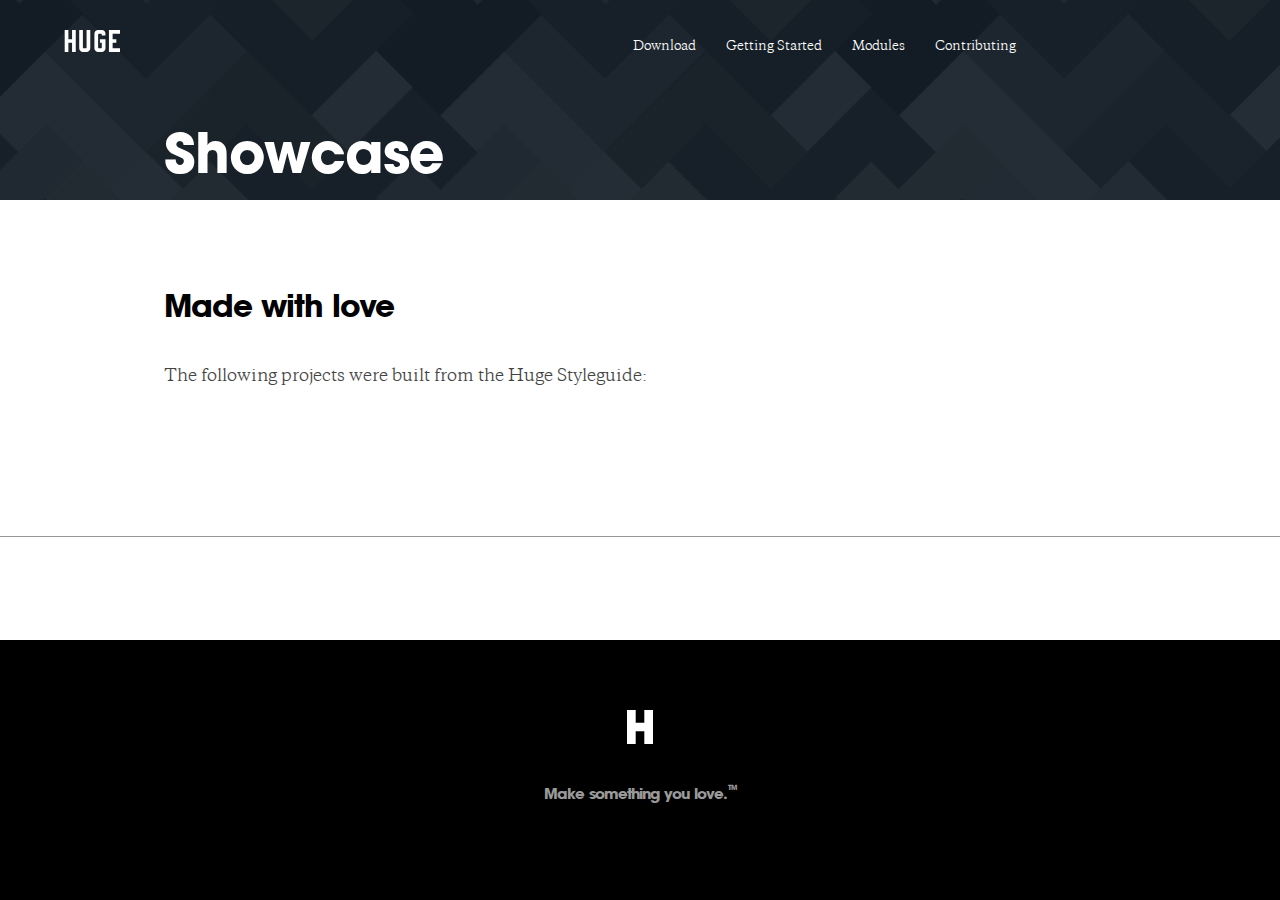
<file: showcase.html>
<!DOCTYPE html><html><head><title>Styleguide</title><link rel="icon" type="image/png" href="favicon.png"><link rel="stylesheet" href="fonts/Huge/stylesheet.css"><link rel="stylesheet" href="style/vendor/normalize.css"><link rel="stylesheet" href="style/vendor/skeleton.css"><link rel="stylesheet" href="style/main.css"></head><body></body></html><header class="u-cf inner"><div class="bg"></div><div class="wrap"><div class="top"><div class="container"><div class="row"><div class="two columns"><a href="index.html"><img src="images/huge-logo.svg"/></a></div><div class="seven columns u-pull-right"><ul class="menu list-horz list-plain"><li><a href="download.html">Download</a></li><li><a href="start.html">Getting Started</a></li><li><a href="modules.html">Modules</a></li><li><a href="contributing.html">Contributing</a></li><li class="styleguide-github-star"><iframe src="https://ghbtns.com/github-btn.html?user=hugeinc&amp;repo=styleguide&amp;type=watch&amp;count=true" frameborder="0" scrolling="0" width="170px" height="20px"></iframe></li></ul></div></div></div></div><div class="container hero"><div class="row"><div class="ten columns center"><h1 class="main-title">Showcase</h1></div></div></div></div></header><main class="inner"><div class="section u-cf inner"><div class="container"><div class="row"><div class="ten columns center"><h2 class="title">Made with love</h2><p>The following projects were built from the Huge Styleguide:</p>
</div></div></div></div></main><footer><a href="http://hugeinc.com" target="_blank" class="h"></a><p>Make something you love.<sup>TM</sup></p></footer><!--script(src="jspm_packages/system.js")--><!--script(src="config.js")--><!--script.--><!--	System.baseURL = '/';--><!--	System.import('HugeStyleguide/main');--><script src="bundle.js"></script><script>(function(i,s,o,g,r,a,m){i['GoogleAnalyticsObject']=r;i[r]=i[r]||function(){
(i[r].q=i[r].q || []).push(arguments)},i[r].l=1*new Date();a=s.createElement(o),
m=s.getElementsByTagName(o)[0];a.async=1;a.src=g;m.parentNode.insertBefore(a,m)
})(window,document,'script','//www.google-analytics.com/analytics.js','ga');
ga('create', 'UA-64834074-1', 'auto');
ga('send', 'pageview');</script>
</file>
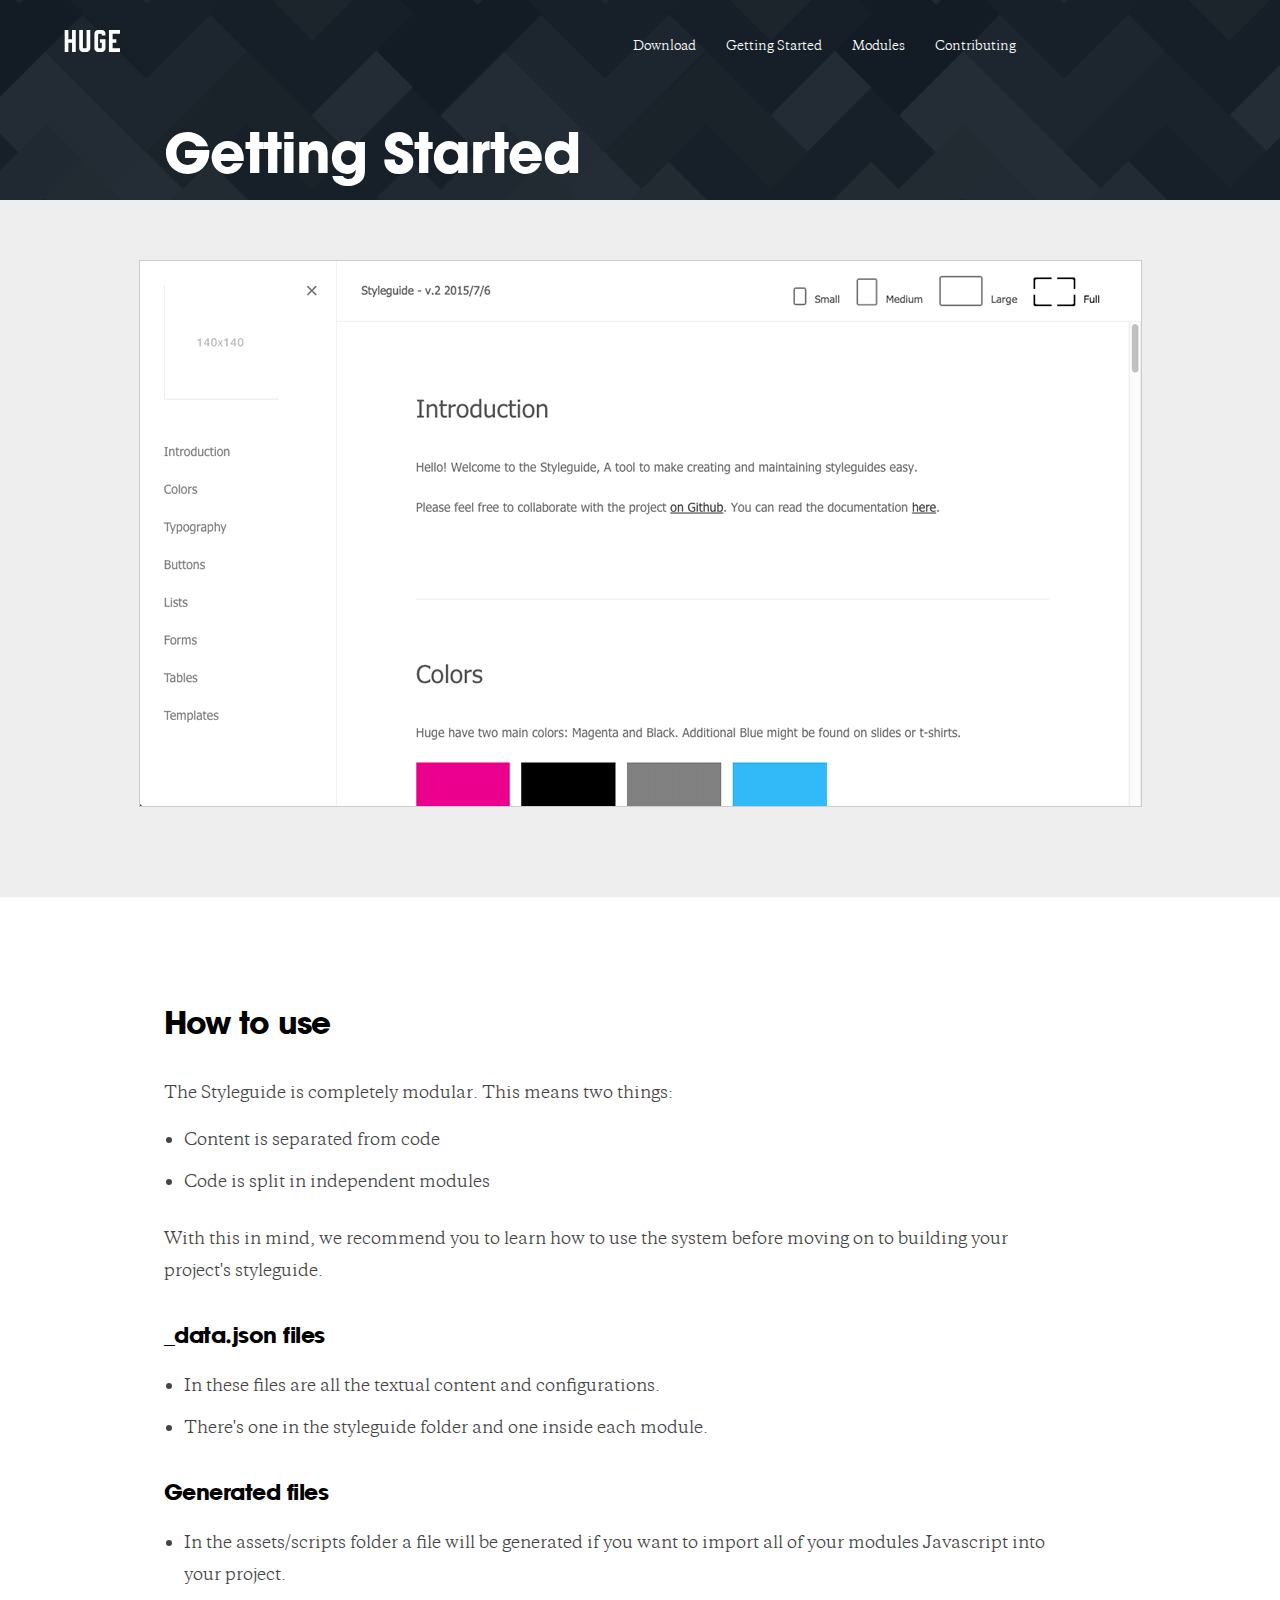
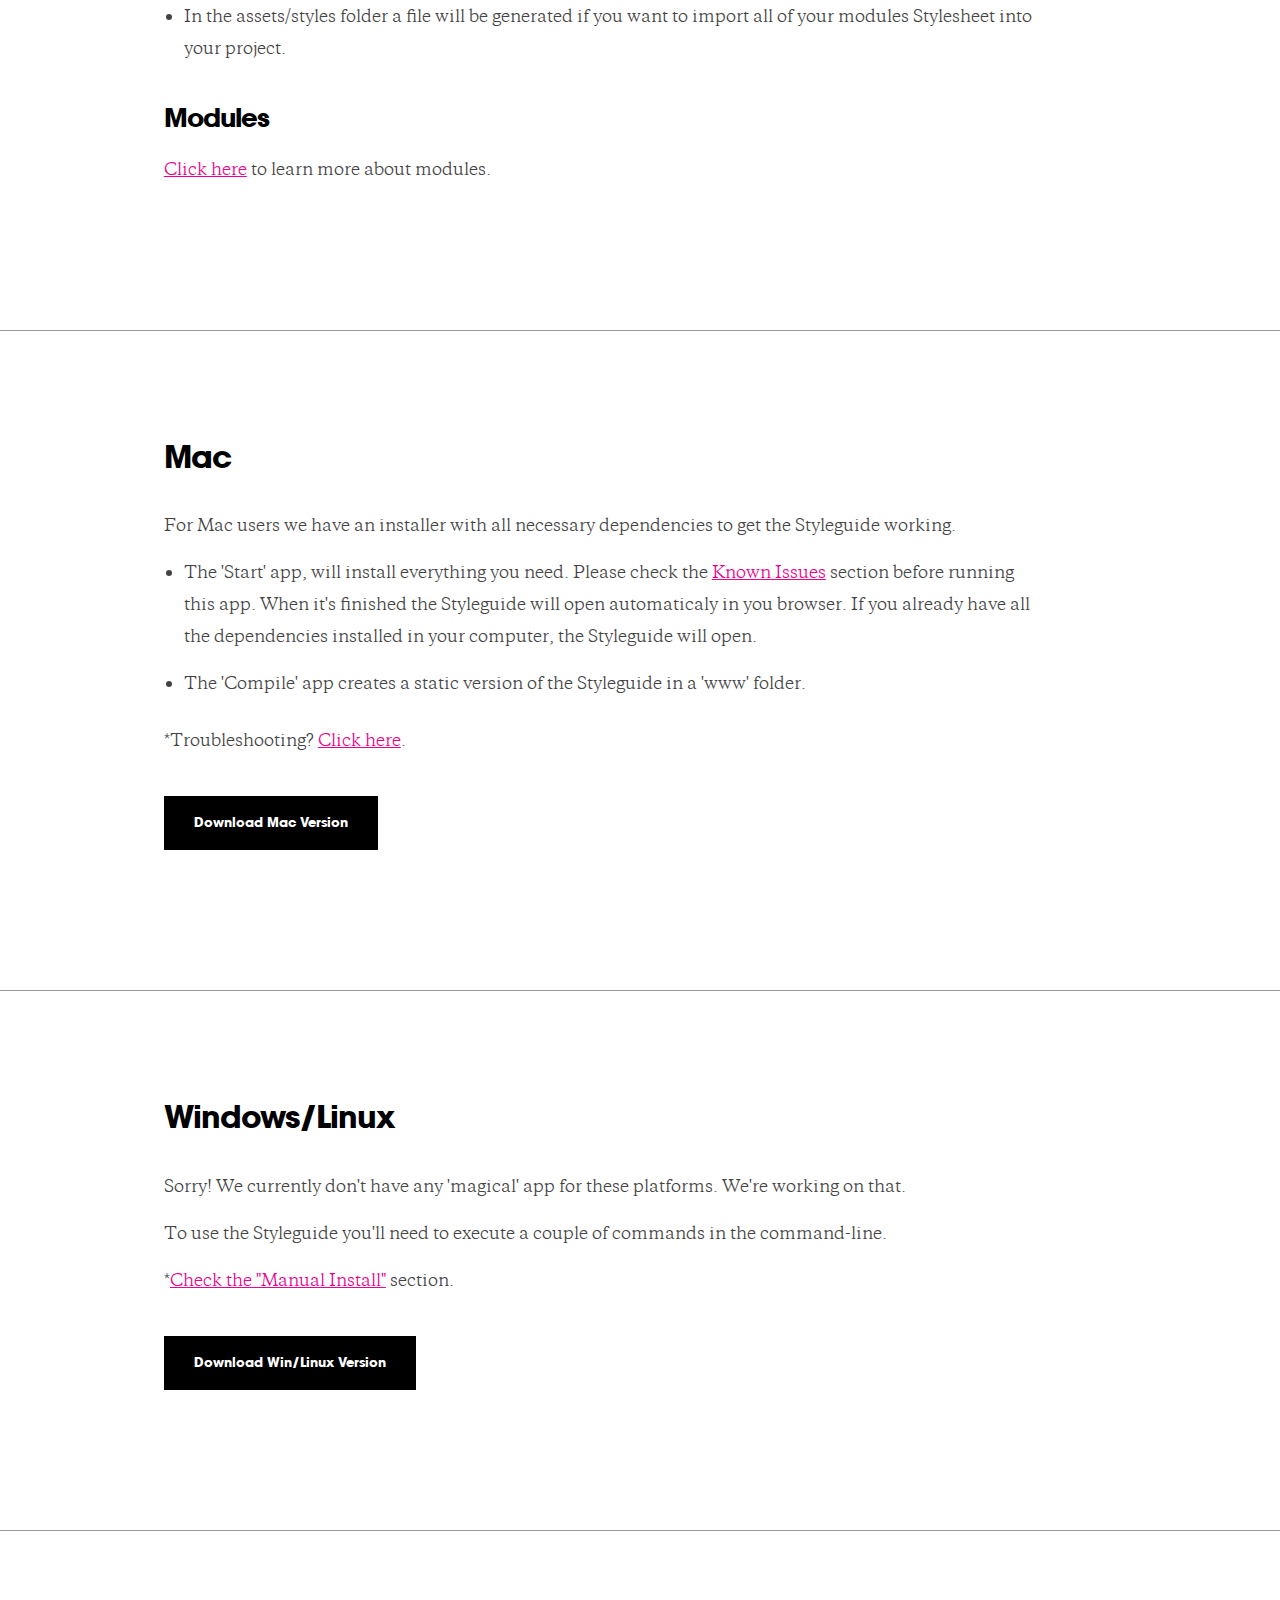
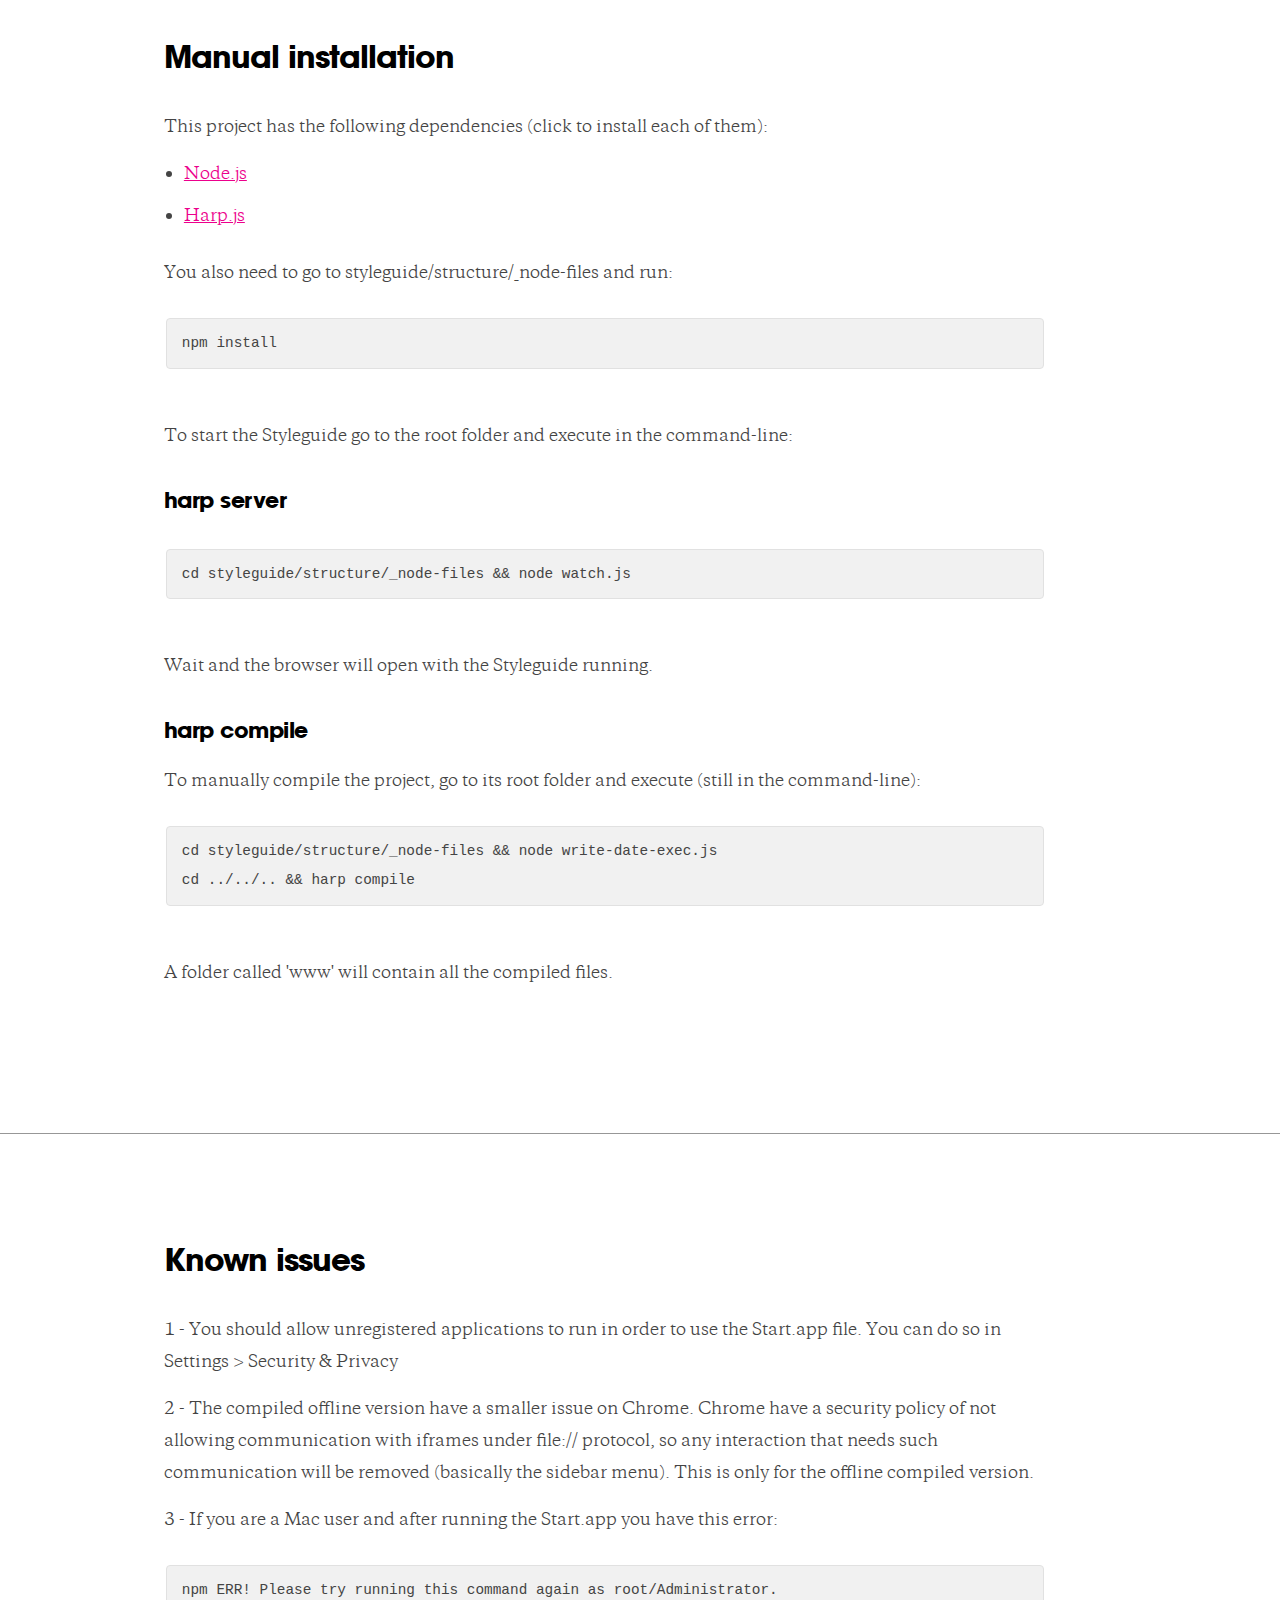
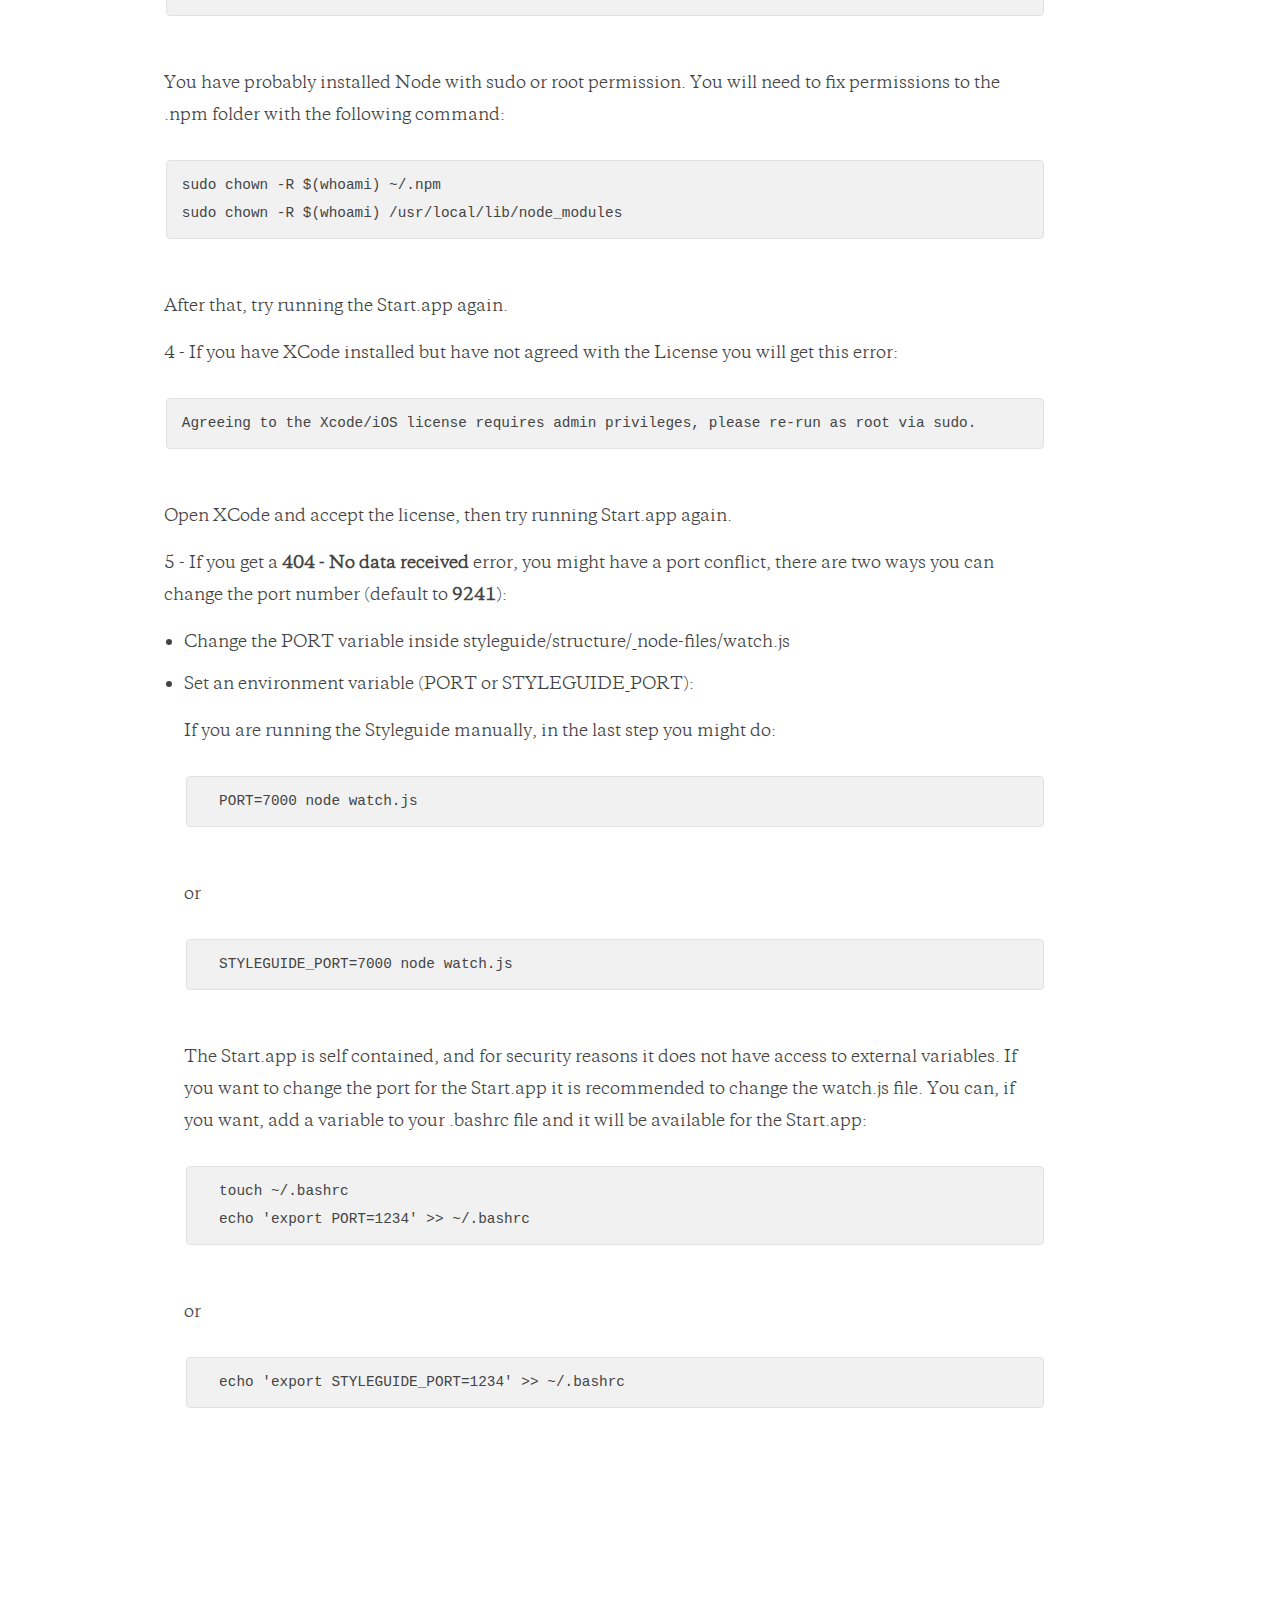
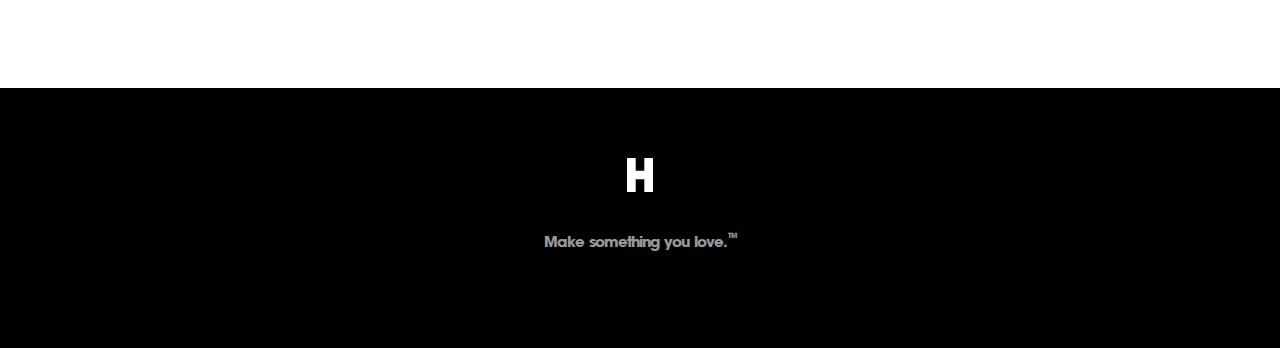
<file: start.html>
<!DOCTYPE html><html><head><title>Styleguide</title><link rel="icon" type="image/png" href="favicon.png"><link rel="stylesheet" href="fonts/Huge/stylesheet.css"><link rel="stylesheet" href="style/vendor/normalize.css"><link rel="stylesheet" href="style/vendor/skeleton.css"><link rel="stylesheet" href="style/main.css"></head><body></body></html><header class="u-cf inner"><div class="bg"></div><div class="wrap"><div class="top"><div class="container"><div class="row"><div class="two columns"><a href="index.html"><img src="images/huge-logo.svg"/></a></div><div class="seven columns u-pull-right"><ul class="menu list-horz list-plain"><li><a href="download.html">Download</a></li><li><a href="start.html">Getting Started</a></li><li><a href="modules.html">Modules</a></li><li><a href="contributing.html">Contributing</a></li><li class="styleguide-github-star"><iframe src="https://ghbtns.com/github-btn.html?user=hugeinc&amp;repo=styleguide&amp;type=watch&amp;count=true" frameborder="0" scrolling="0" width="170px" height="20px"></iframe></li></ul></div></div></div></div><div class="container hero"><div class="row"><div class="ten columns center"><h1 class="main-title">Getting Started</h1></div></div></div></div></header><main class="inner"><div class="image no-margin inner"><div class="container"><img src="images/gif1.gif"></div></div><div id="how-t-use" class="section u-cf inner"><div class="container"><div class="row"><div class="ten columns center"><h2 class="title">How to use</h2><p>The Styleguide is completely modular. This means two things:</p>
<ul>
<li>Content is separated from code</li>
<li>Code is split in independent modules</li>
</ul>
<p>With this in mind, we recommend you to learn how to use the system before moving on to building your project&#39;s styleguide.</p>
<h5>_data.json files</h5><ul>
<li>In these files are all the textual content and configurations. </li>
<li>There&#39;s one in the styleguide folder and one inside each module.</li>
</ul>
<h5>Generated files</h5><ul>
<li>In the assets/scripts folder a file will be generated if you want to import all of your modules Javascript into your project.</li>
<li>In the assets/styles folder a file will be generated if you want to import all of your modules Stylesheet into your project.</li>
</ul>
<h3>Modules</h3><p><a href="modules.html">Click here</a> to learn more about modules.</p>
</div></div></div></div><div id="mac" class="section u-cf inner"><div class="container"><div class="row"><div class="ten columns center"><h2 class="title">Mac</h2><p>For Mac users we have an installer with all necessary dependencies to get the Styleguide working.</p>
<ul>
<li><p>The &#39;Start&#39; app, will install everything you need. Please check the <a href="#know-issues">Known Issues</a> section before running this app. When it&#39;s finished the Styleguide will open automaticaly in you browser. If you already have all the dependencies installed in your computer, the Styleguide will open.</p>
</li>
<li><p>The &#39;Compile&#39; app creates a static version of the Styleguide in a &#39;www&#39; folder.</p>
</li>
</ul>
<p>*Troubleshooting? <a href="#know-issues">Click here</a>.</p>
<a href="https://github.com/hugeinc/styleguide/archive/master.zip" class="button primary">Download Mac Version</a></div></div></div></div><div id="windows-linux" class="section u-cf inner"><div class="container"><div class="row"><div class="ten columns center"><h2 class="title">Windows/Linux</h2><p>Sorry! We currently don&#39;t have any &#39;magical&#39; app for these platforms. We&#39;re working on that.</p>
<p>To use the Styleguide you&#39;ll need to execute a couple of commands in the command-line.</p>
<p>*<a href="#manual-install">Check the &quot;Manual Install&quot;</a> section.</p>
<a href="https://github.com/hugeinc/styleguide/archive/windows-linux.zip" class="button primary">Download Win/Linux Version</a></div></div></div></div><div id="manual-install" class="section u-cf inner"><div class="container"><div class="row"><div class="ten columns center"><h2 class="title">Manual installation</h2><p>This project has the following dependencies (click to install each of them):</p>
<ul>
<li><a href="http://nodejs.org" target="_blank">Node.js</a></li>
<li><a href="http://harpjs.com" target="_blank">Harp.js</a></li>
</ul>
<p>You also need to go to styleguide/structure/_node-files and run:</p>
<pre><code>npm install
</code></pre><p>To start the Styleguide go to the root folder and execute in the command-line:</p>
<h5>harp server</h5><pre><code>cd styleguide/structure/_node-files &amp;&amp; node watch.js
</code></pre><p>Wait and the browser will open with the Styleguide running.</p>
<h5>harp compile</h5><p>To manually compile the project, go to its root folder and execute (still in the command-line):</p>
<pre><code>cd styleguide/structure/_node-files &amp;&amp; node write-date-exec.js
cd ../../.. &amp;&amp; harp compile
</code></pre><p>A folder called &#39;www&#39; will contain all the compiled files.</p>
</div></div></div></div><div id="know-issues" class="section u-cf inner no-border"><div class="container"><div class="row"><div class="ten columns center"><h2 class="title">Known issues</h2><p>1 - You should allow unregistered applications to run in order to use the Start.app file. You can do so in Settings &gt; Security &amp; Privacy</p>
<p>2 - The compiled offline version have a smaller issue on Chrome. Chrome have a security policy of not allowing communication with iframes under file:// protocol, so any interaction that needs such communication will be removed (basically the sidebar menu). This is only for the offline compiled version.</p>
<p>3 - If you are a Mac user and after running the Start.app you have this error:</p>
<pre><code>npm ERR! Please try running this command again as root/Administrator.
</code></pre><p>You have probably installed Node with sudo or root permission. You will need to fix permissions to the .npm folder with the following command:</p>
<pre><code>sudo chown -R $(whoami) ~/.npm
sudo chown -R $(whoami) /usr/local/lib/node_modules
</code></pre><p>After that, try running the Start.app again.</p>
<p>4 - If you have XCode installed but have not agreed with the License you will get this error:</p>
<pre><code>Agreeing to the Xcode/iOS license requires admin privileges, please re-run as root via sudo.
</code></pre><p>Open XCode and accept the license, then try running Start.app again.</p>
<p>5 - If you get a <strong>404 - No data received</strong> error, you might have a port conflict, there are two ways you can change the port number (default to <strong>9241</strong>):</p>
<ul>
<li>Change the PORT variable inside styleguide/structure/_node-files/watch.js</li>
<li><p>Set an environment variable (PORT or STYLEGUIDE_PORT):</p>
<p>  If you are running the Styleguide manually, in the last step you might do:</p>
<pre><code>  PORT=7000 node watch.js
</code></pre><p>  or</p>
<pre><code>  STYLEGUIDE_PORT=7000 node watch.js
</code></pre><p>  The Start.app is self contained, and for security reasons it does not have access to external variables.
  If you want to change the port for the Start.app it is recommended to change the watch.js file.
  You can, if you want, add a variable to your .bashrc file and it will be available for the Start.app:</p>
<pre><code>  touch ~/.bashrc
  echo &#39;export PORT=1234&#39; &gt;&gt; ~/.bashrc
</code></pre><p>  or</p>
<pre><code>  echo &#39;export STYLEGUIDE_PORT=1234&#39; &gt;&gt; ~/.bashrc
</code></pre></li>
</ul>
</div></div></div></div></main><footer><a href="http://hugeinc.com" target="_blank" class="h"></a><p>Make something you love.<sup>TM</sup></p></footer><!--script(src="jspm_packages/system.js")--><!--script(src="config.js")--><!--script.--><!--	System.baseURL = '/';--><!--	System.import('HugeStyleguide/main');--><script src="bundle.js"></script><script>(function(i,s,o,g,r,a,m){i['GoogleAnalyticsObject']=r;i[r]=i[r]||function(){
(i[r].q=i[r].q || []).push(arguments)},i[r].l=1*new Date();a=s.createElement(o),
m=s.getElementsByTagName(o)[0];a.async=1;a.src=g;m.parentNode.insertBefore(a,m)
})(window,document,'script','//www.google-analytics.com/analytics.js','ga');
ga('create', 'UA-64834074-1', 'auto');
ga('send', 'pageview');</script>
</file>
<file: fonts/Huge/stylesheet.css>
@font-face{font-family:'HUGEAvantGardeBold';src:url("huge_agb_v5-webfont.eot?#iefix") format("embedded-opentype"),url("huge_agb_v5-webfont.woff") format("woff"),url("huge_agb_v5-webfont.ttf") format("truetype"),url("huge_agb_v5-webfont.svg#svgFontName") format("svg")}
@font-face{font-family:'Galaxie';font-style:normal;font-weight:normal;src:url("GalaxieCopernicus-Book.eot?#iefix") format("embedded-opentype"),url("GalaxieCopernicus-Book.woff") format("woff"),url("GalaxieCopernicus-Book.svg#svgFontName") format("svg")}
@font-face{font-family:'Galaxie';font-style:italic;font-weight:normal;src:url("GalaxieCopernicus-BookItalic.eot?#iefix") format("embedded-opentype"),url("GalaxieCopernicus-BookItalic.woff") format("woff"),url("GalaxieCopernicus-BookItalic.svg#svgFontName") format("svg")}
</file>
<file: style/vendor/skeleton.css>
/*
* Skeleton V2.0.1
* Copyright 2014, Dave Gamache
* www.getskeleton.com
* Free to use under the MIT license.
* http://www.opensource.org/licenses/mit-license.php
* 12/11/2014
*/


/* Table of contents
–––––––––––––––––––––––––––––––––––––––––––––––––– 
- Grid
- Base Styles
- Typography
- Links
- Buttons
- Forms
- Lists
- Code
- Tables
- Spacing
- Utilities
- Clearing
- Media Queries
*/


/* Grid
–––––––––––––––––––––––––––––––––––––––––––––––––– */
.container {
  position: relative; 
  width: 80%; 
  max-width: 960px; 
  margin: 0 auto; 
  padding: 0; }
.container .column,        
.container .columns { 
  float: left; 
  width: 100%; 
  box-sizing: border-box; }
.row { 
  margin-bottom: 2rem; }
.row .column:first-child,        
.row .columns:first-child { 
  margin-left: 0; }

/* For devices larger than 550px */
@media (min-width: 550px) {
  
  .container .column,
  .container .columns {
    margin-left: 4%; }
  
  .container .one.column,
  .container .one.columns          { width: 4.66666666667%; }
  .container .two.columns          { width: 13.3333333333%; }
  .container .three.columns        { width: 22%;            }
  .container .four.columns         { width: 30.6666666667%; }
  .container .five.columns         { width: 39.3333333333%; }
  .container .six.columns          { width: 48%;            }
  .container .seven.columns        { width: 56.6666666667%; }
  .container .eight.columns        { width: 65.3333333333%; }
  .container .nine.columns         { width: 74.0%;          }
  .container .ten.columns          { width: 82.6666666667%; }
  .container .eleven.columns       { width: 91.3333333333%; }
  .container .twelve.columns       { width: 100%; margin-left: 0; }

  .container .one-third.column     { width: 30.6666666667%; }
  .container .two-thirds.column    { width: 65.3333333333%; }

  .container .one-half.column      { width: 48%; }

  /* Offsets */
  .container .row .offset-by-one        { margin-left: 8.66666666667%; }
  .container .row .offset-by-two        { margin-left: 17.3333333333%; }
  .container .row .offset-by-three      { margin-left: 26%;            }
  .container .row .offset-by-four       { margin-left: 34.6666666667%; }
  .container .row .offset-by-five       { margin-left: 43.3333333333%; }
  .container .row .offset-by-six        { margin-left: 52%;            }
  .container .row .offset-by-seven      { margin-left: 60.6666666667%; }
  .container .row .offset-by-eight      { margin-left: 69.3333333333%; }
  .container .row .offset-by-nine       { margin-left: 78.0%;          }
  .container .row .offset-by-ten        { margin-left: 86.6666666667%; }
  .container .row .offset-by-eleven     { margin-left: 95.3333333333%; }

  .container .row .offset-by-one-third  { margin-left: 34.6666666667%; }
  .container .row .offset-by-two-thirds { margin-left: 69.3333333333%; }

  .container .row .offset-by-one-half   { margin-left: 52%; }

}


/* Base Styles
–––––––––––––––––––––––––––––––––––––––––––––––––– */
/* NOTE
html is set to 62.5% so that all the REM measurements throughout Skeleton 
are based on 10px sizing. So basically 1.5rem = 15px :) */
html { 
  font-size: 62.5%; } 
body {
  font-size: 1.5em; /* currently ems cause chrome bug misinterpreting rems on body element */
  line-height: 1.6;
  font-weight: 400;
  font-family: "Raleway", "HelveticaNeue", "Helvetica Neue", Helvetica, Arial, sans-serif;
  color: #222; }


/* Typography
–––––––––––––––––––––––––––––––––––––––––––––––––– */
h1, h2, h3, h4, h5, h6 { 
  font-weight: 300;
  margin-top: 0;
  margin-bottom: 2rem; }
h1 { font-size: 4.0rem; line-height: 1.2;  letter-spacing: -.1rem;}
h2 { font-size: 3.6rem; line-height: 1.25; letter-spacing: -.1rem; }
h3 { font-size: 3.0rem; line-height: 1.3;  letter-spacing: -.1rem; }
h4 { font-size: 2.4rem; line-height: 1.35; letter-spacing: -.08rem; }
h5 { font-size: 1.8rem; line-height: 1.5;  letter-spacing: -.05rem; }
h6 { font-size: 1.5rem; line-height: 1.6;  letter-spacing: 0; }

/* Larger than phablet */
@media (min-width: 550px) {
  h1 { font-size: 5.0rem; }
  h2 { font-size: 4.2rem; }
  h3 { font-size: 3.6rem; }
  h4 { font-size: 3.0rem; }
  h5 { font-size: 2.4rem; }
  h6 { font-size: 1.5rem; }
}

p {
  margin-top: 0; }


/* Links
–––––––––––––––––––––––––––––––––––––––––––––––––– */
a { 
  color: #1EAEDB; }
a:hover { 
  color: #0FA0CE; }


/* Buttons 
–––––––––––––––––––––––––––––––––––––––––––––––––– */
.button,
button,
input[type="submit"],
input[type="reset"],
input[type="button"] {
  display: inline-block;
  background-color: transparent;
  border-radius: 4px;
  color: #555;
  text-align: center;
  font-size: 11px;
  font-weight: 600;
  text-decoration: none;
  cursor: pointer;
  border: 1px solid #bbb;
  height: 38px;
  line-height: 38px;
  padding: 0 30px;
  letter-spacing: .1rem;
  text-transform: uppercase; 
  white-space: nowrap;
  box-sizing: border-box; }
.button:hover,
button:hover,
input[type="submit"]:hover,
input[type="reset"]:hover,
input[type="button"]:hover,
.button:focus,
button:focus,
input[type="submit"]:focus,
input[type="reset"]:focus,
input[type="button"]:focus {
  border-color: #888;
  color: #333;
  outline: 0; }
.button.button-primary,
button.button-primary,
input[type="submit"].button-primary,
input[type="reset"].button-primary,
input[type="button"].button-primary {
  color: #FFF;
  border-color: #33C3F0;
  background-color: #33C3F0; }
.button.button-primary:hover,
button.button-primary:hover,
input[type="submit"].button-primary:hover,
input[type="reset"].button-primary:hover,
input[type="button"].button-primary:hover,
.button.button-primary:focus,
button.button-primary:focus,
input[type="submit"].button-primary:focus,
input[type="reset"].button-primary:focus,
input[type="button"].button-primary:focus {
  background-color: #1EAEDB;
  border-color: #1EAEDB;
  color: #FFF; }


/* Forms
–––––––––––––––––––––––––––––––––––––––––––––––––– */
input[type="email"],
input[type="search"],
input[type="text"],
input[type="password"],
textarea,
select {
  border: 1px solid #D1D1D1;
  height: 36px;
  padding: 6px 10px; /* The 6px vertically centers text on FF, ignored by Webkit */
  border-radius: 4px;
  box-shadow: none;
  background: #fff; }
/* Removes awkard default styles on some inputs */
input[type="email"],
input[type="search"],
input[type="text"],
textarea {
  -webkit-appearance: none;
     -moz-appearance: none;
          appearance: none;
}
textarea {
  min-height: 65px;
  padding-top: 6px;
  padding-bottom: 6px; }
input[type="email"]:focus,
input[type="search"]:focus,
input[type="text"]:focus,
input[type="password"]:focus,
textarea:focus,
select:focus {
  border: 1px solid #33C3F0;
  outline: 0; }
label,
legend {
  display: block;
  font-weight: 600;
  margin-bottom: .5rem; }
fieldset {
  border-width: 0;
  padding: 0; }
input[type="checkbox"],
input[type="radio"] {
  display: inline; }
label > .label-body {
  display: inline-block;
  font-weight: normal;
  margin-left: .5rem; }


/* Lists
–––––––––––––––––––––––––––––––––––––––––––––––––– */
ul { 
  list-style: circle inside; }
ol { 
  list-style: decimal inside; }
ol, ul {
  margin-top: 0;
  padding-left: 0; }
ul ul, 
ul ol,
ol ol, 
ol ul { 
  margin: 1.5rem 0 1.5rem 3rem; 
  font-size: 90%; }
li {
  margin-bottom: 1rem; }


/* Code
–––––––––––––––––––––––––––––––––––––––––––––––––– */
code {
  padding: .2rem .5rem;
  margin: 0 .2rem;
  font-size: 90%;
  background: #F1F1F1;
  border: 1px solid #E1E1E1;
  border-radius: 4px;
  white-space: nowrap; }
pre > code {
  display: block;
  padding: 1rem 1.5rem;
  white-space: pre; }


/* Tables
–––––––––––––––––––––––––––––––––––––––––––––––––– */
th,
td {
  padding: 12px 15px;
  text-align: left;
  border-bottom: 1px solid #E1E1E1; }
th:first-child,
td:first-child {
  padding-left: 0; }
th:last-child,
td:last-child {
  padding-right: 0; }


/* Spacing
–––––––––––––––––––––––––––––––––––––––––––––––––– */
button,
.button {
  margin-bottom: 1rem; }
input,
textarea,
select,
fieldset {
  margin-bottom: 1.5rem; }
pre,
blockquote,
form,
dl,
figure,
table,
p,
ul,
ol,
form {
  margin-bottom: 2.5rem; }
p {
  margin-top: 0; }



/* Utilities
–––––––––––––––––––––––––––––––––––––––––––––––––– */
.u-full-width {
  width: 100%;
  box-sizing: border-box; }
.u-max-full-width {
  max-width: 100%;
  box-sizing: border-box; }
.u-pull-right {
  float: right; }
.u-pull-left {
  float: left; }


/* Misc
–––––––––––––––––––––––––––––––––––––––––––––––––– */
hr {
  margin-top: 3rem;
  margin-bottom: 3.5rem;
  border-width: 0;
  border-top: 1px solid #E1E1E1;
}

/* Clearing
–––––––––––––––––––––––––––––––––––––––––––––––––– */

/* Self Clearing Goodness */
.container:after,
.row:after,
.u-cf { 
  content: "";
  display: table;
  clear: both; }


/* Media Queries
–––––––––––––––––––––––––––––––––––––––––––––––––– */
/*
Note: The best way to structure the use of media queries is to create the queries 
near the relevant code. For example, if you wanted to change the styles for buttons
on small devices, paste the mobile query code up in the buttons secion and style it 
there. 
*/


/* Larger than mobile */
@media (min-width: 400px) {}

/* Larger than phablet (also point when grid becomes active) */
@media (min-width: 550px) {}

/* Larger than tablet */
@media (min-width: 750px) {}

/* Larger than desktop */
@media (min-width: 1000px) {}

/* Larger than Desktop HD */
@media (min-width: 1200px) {}
</file>
<file: style/main.css>
.u-pull-right{float:right!important}.center{margin:0 auto!important;float:none!important}.text-center{text-align:center}.list-plain{list-style:none}.no-margin{margin:0!important}.list-horz{margin:0;padding:0}.list-horz li{float:left;margin-left:30px}.list-horz li:first-child{margin-left:0}.mr{margin-right:15px}.ml{margin-left:15px}.no-border{border:0!important}.clear{clear:both}.main-title,.title,h2,h3,h4,h5{font-family:"HUGEAvantGardeBold",Helvetica,Arial,sans;-webkit-font-smoothing:antialiased}.main-title{font-size:55px}p{margin-bottom:15px}h1{font-size:40px}h2,.title{font-size:31px;color:black;margin:0 0 30px}h3{font-size:26px;color:black;margin:40px 0 15px}h4,h5{font-size:22px;color:black;margin:35px 0 15px}.button{border-radius:0;line-height:54px;font-family:"HUGEAvantGardeBold",Helvetica,Arial,sans;font-size:13px;text-align:center;text-transform:none;font-weight:normal;height:auto;border-color:#000;-webkit-transition:background-color 0.3s,border-color 0.3s;transition:background-color 0.3s,border-color 0.3s;letter-spacing:0;-webkit-font-smoothing:antialiased}.button.primary{background-color:#000;color:white;border:0}.button.primary:hover{background-color:#ec008c}.button.secondary{border:3px solid #000;color:#000;font-size:15px}.button.secondary:hover{border-color:#ec008c}ul{list-style:initial;margin-left:20px}a{color:#ec008c}a:hover{color:#d3007d}pre{margin:30px 0 50px}.top{padding:30px 0}.menu{font-size:12px;float:right;margin-top:4px}.menu a{color:white;text-decoration:none}.action-secondary{margin-bottom:120px;overflow:hidden}.action-secondary li{margin-left:15px}.section .action-secondary{margin-bottom:0}.action{margin-top:45px}.action .button{margin:0 10px}.box{border:1px solid #ddd;padding:25px;min-height:446px;margin-bottom:50px}.box .title{font-size:21px}.box p{font-size:16px}.styleguide-github-star{padding-top:3px}header{width:100%;height:550px;background-color:#333;color:white;margin-bottom:70px;overflow:hidden;position:static;top:-82px;z-index:10;-webkit-transform:translate3d(0px,0px,0px);transform:translate3d(0px,0px,0px);-webkit-transition:top 0.3s cubic-bezier(0.84,0.3,0.33,0.9);transition:top 0.3s cubic-bezier(0.84,0.3,0.33,0.9)}header.home{margin-bottom:0}header .top{position:relative;z-index:15}header .bg{position:absolute;top:0;left:0;width:100%;height:100%;z-index:1;background-image:url("../images/bg2.jpg");background-size:cover;background-repeat:no-repeat;background-position:top center}header .wrap{position:absolute;width:100%;z-index:2}header .hero{padding-top:70px}header .hero p{padding:0 30px;font-size:17px}header.inner{height:200px;border-bottom:0;background-position:center center;-webkit-transition:height 0.5s cubic-bezier(0.71,0.23,0.33,0.99);transition:height 0.5s cubic-bezier(0.71,0.23,0.33,0.99);position:fixed;top:0}header.inner .top{padding:30px 0 20px}header.inner .bg{background-position:bottom center;-webkit-transition:opacity 0.5s cubic-bezier(0.71,0.23,0.33,0.99);transition:opacity 0.5s cubic-bezier(0.71,0.23,0.33,0.99)}header.inner .hero{padding:10px 0 10px;-webkit-transition:-webkit-transform 0.5s ease-in-out,opacity 0.2s ease-in-out;transition:transform 0.5s ease-in-out,opacity 0.2s ease-in-out;-webkit-transition-delay:.1s;transition-delay:.1s}header.inner-fixed-reload{height:82px!important;-webkit-transition:none;transition:none}header.inner-fixed-reload .bg{background-position:center -187px!important;opacity:0.5!important;-webkit-transition:none;transition:none}header.inner-fixed-reload .hero{-webkit-transform:translate3d(0,-50px,0)!important;transform:translate3d(0,-50px,0)!important;-webkit-transition:none;transition:none;-webkit-transition-delay:0;transition-delay:0;opacity:0!important}header.inner-fixed{height:82px!important}header.inner-fixed .bg{opacity:0.5!important}header.inner-fixed .hero{-webkit-transform:translate3d(0,-50px,0)!important;transform:translate3d(0,-50px,0)!important;-webkit-transition-delay:0;transition-delay:0;opacity:0!important}.section{padding-bottom:110px;border-bottom:1px solid #979797;padding-top:110px;width:100%}.section .columns{padding-right:70px}.section .button{margin-top:25px}.section.inner .button{margin-right:15px}footer{background-color:#000;height:200px;margin-top:100px;text-align:center;padding:60px 0 0}footer .h{display:inline-block;width:46px;height:54px;background:url("[data-uri]") 50% 50% no-repeat;text-decoration:none}footer .h:hover{background-color:#ec008c}footer p{font-family:"HUGEAvantGardeBold",Helvetica,Arial,sans;letter-spacing:-0.06em;font-size:15px;color:#999;margin-top:16px}footer sup{font-size:7px;vertical-align:super}body.home-fixed main,body.home-fixed-reload main{margin-top:632px}body.home-fixed header,body.home-fixed-reload header{height:82px!important;position:fixed;top:0}body.home-fixed header .bg,body.home-fixed-reload header .bg{background-position:center -187px!important;opacity:0.5!important}body.home-fixed header .container,body.home-fixed-reload header .container{-webkit-transform:translate3d(0,-187px,0)!important;transform:translate3d(0,-187px,0)!important;opacity:0!important}body.home-fixed header .top .container,body.home-fixed-reload header .top .container{-webkit-transition:-webkit-transform 0.5s cubic-bezier(0.84,0.3,0.33,0.9);transition:transform 0.5s cubic-bezier(0.84,0.3,0.33,0.9);-webkit-transform:translate3d(0px,0px,0px)!important;transform:translate3d(0px,0px,0px)!important;-webkit-transition-delay:.4s;transition-delay:.4s;opacity:1!important}.image{text-align:center;padding:50px 0;background:#eee;margin-bottom:120px}.image.inner{padding:80px 0}.image img{border:1px solid #ccc}.tweetsContainer{margin-top:90px}.tweetsContainer ul{list-style:none;margin:0;overflow:hidden}.tweetsContainer ul li{float:left;min-height:285px;width:50%;text-align:center}.tweetsContainer ul li iframe{display:inline-block!important}.release-main{background-image:url(../images/bg4.jpg);background-position:left center;background-size:1400px}.release-portuguese{background-image:url(../images/bg4.jpg);background-position:right top;background-size:1200px}.release-container{margin-top:160px}.release-container .box{position:relative;color:white;border:0}.release-container .box .title{color:white;position:absolute;z-index:2;top:calc(50% - 35px);font-size:33px;padding:0 100px;left:0}.release-container .box a{position:absolute;width:100%;height:100%;top:0;left:0}.release-container .box a:hover .overlay{opacity:0.2}.release-container .overlay{position:absolute;width:100%;height:100%;-webkit-transition:opacity 0.2s ease;transition:opacity 0.2s ease;background:#000;background:-webkit-gradient(linear,left top,left bottom,color-stop(27%,#111),color-stop(100%,#3d3d3d));background:-webkit-linear-gradient(top,#111 27%,#3d3d3d 100%);background:-webkit-linear-gradient(top, #111 27%, #3d3d3d 100%);background:linear-gradient(to bottom,#111 27%,#3d3d3d 100%);opacity:0.5;top:0;left:0;z-index:1}.container{max-width:1200px;width:90%}html{height:100%}body{height:calc(100% - 200px)}body{font-family:"Galaxie",Georgia,Helvetica,Arial,serif;font-size:16px;line-height:2;color:#444;min-width:1200px}main{padding-top:80px}main.inner{margin-top:100px;min-height:calc(100% - 340px)}main.home{padding-top:0}main.home .use-cases h2.title{margin-bottom:60px}main.home .use-cases .box{padding:50px 25px}main.home .use-cases .box .title{margin-bottom:15px}
</file>
<file: www/styleguide/assets/styles/styleguide.css>
@import url(../../assets/fonts/Huge/stylesheet.css);h2.huge-module__title{color:#9452BA}.akeneo-purple{background-color:#9452BA}.akeneo-dark{background-color:#11324d}.akeneo-grey{background-color:#a1a9b7}.akeneo-light{background-color:#f1f4f9}.fern-green{background-color:#67b373}.blue-danube{background-color:#5992c7}.slate-grey{background-color:#67768a}.casablanca-yellow{background-color:#f8b43f}.chesnut-red{background-color:#d36050}#colors li{position:relative;padding:0;margin-bottom:0.9375em}#colors li p{position:absolute;padding:3px 13px;color:#666;background-color:#fff;font-size:12px;bottom:0;left:0.9375em}#colors li .color{height:120px;margin-right:0.9375em}#colors li:last-child{margin-right:0}.akeneo-purple{background-color:#9452BA}.akeneo-dark{background-color:#11324d}.akeneo-grey{background-color:#a1a9b7}.akeneo-light{background-color:#f1f4f9}.fern-green{background-color:#67b373}.blue-danube{background-color:#5992c7}.slate-grey{background-color:#67768a}.casablanca-yellow{background-color:#f8b43f}.chesnut-red{background-color:#d36050}#colors li{position:relative;padding:0;margin-bottom:0.9375em}#colors li p{position:absolute;padding:3px 13px;color:#666;background-color:#fff;font-size:12px;bottom:0;left:0.9375em}#colors li .color{height:120px;margin-right:0.9375em}#colors li:last-child{margin-right:0}.font-huge{font-family:'HUGEAvantGardeBold',Helvetica,Arial,sans-serif;-webkit-font-smoothing:antialiased;text-rendering:optimizeLegibility;font-weight:normal}.font-galaxie{font-family:'Galaxie',Helvetica,Roboto,Arial,sans-serif;-webkit-font-smoothing:antialiased;text-rendering:optimizeLegibility;font-weight:normal}.italic{font-style:italic}h1{font-size:100px;line-height:120px}h2{font-size:80px;line-height:92px}h3{font-size:38px;line-height:45px}.p1,.p2{padding-right:20%}.p3{font-size:15px;line-height:1.8;color:#666;margin-top:3em}#typography h1,#typography h2,#typography h3,#typography h4,#typography h5,#typography h6,#typography p{margin-top:0}#typography p{font:16px/2 "Galaxie";margin:2em 0}.button{cursor:pointer;text-decoration:none!important;display:inline-block;font-family:Arial,sans-serif;font-weight:bold;text-align:center;color:#fff;-webkit-transition:background-color 0.3s,opacity 0.3s;transition:background-color 0.3s,opacity 0.3s}.button.load{-webkit-transition:0.3s cubic-bezier(0.175,0.885,0.32,1.275) all;transition:0.3s cubic-bezier(0.175,0.885,0.32,1.275) all}.button.black{background:#000;width:160px;height:54px;line-height:54px;font-size:13px}.button:hover{background-color:#ec008c!important;color:#fff}ol,ul{list-style:none;margin:0 0 2em 0;padding:0}ul.list_huge li{padding-left:20px;position:relative}ul.list_huge li::before{content:'▶';font-size:11px;top:4px;color:#ec008c;position:absolute;left:0}ol.list_huge{counter-reset:item}ol.list_huge li{padding-left:30px;position:relative}ol.list_huge li::before{content:counters(item,".") " ";counter-increment:item;top:0;color:#ec008c;position:absolute;left:0}table{border-collapse:collapse;border-spacing:0;empty-cells:show;border:1px solid #cbcbcb}table caption{color:#000;font:italic 85%/1 arial,sans-serif;padding:1em 0;text-align:center}table td,table th{border-left:1px solid #cbcbcb;border-width:0 0 0 1px;font-size:inherit;margin:0;overflow:visible;padding:0.5em 1em}table th{font-family:'HUGEAvantGardeBold',Helvetica,Arial,sans-serif;font-weight:normal;border-bottom:1px solid #cbcbcb}table td:first-child,table th:first-child{border-left-width:0}table thead{background:#e0e0e0;color:#000;text-align:left;vertical-align:bottom}table tr:nth-child(2n-1) td{background-color:#f8f8f8}table td{border-bottom:1px solid #cbcbcb}#tables table{width:90%}#forms form{margin:0 0 1rem}#forms form .row .row{margin:0 -0.5rem}#forms form .row .row .column,#forms form .row .row .columns{padding:0 0.5rem}#forms form .row .row.collapse{margin:0}#forms form .row .row.collapse .column,#forms form .row .row.collapse .columns{padding:0}#forms form .row .row.collapse input{-webkit-border-bottom-right-radius:0;-webkit-border-top-right-radius:0;border-bottom-right-radius:0;border-top-right-radius:0}#forms form .row input.column,#forms form .row input.columns,#forms form .row textarea.column,#forms form .row textarea.columns{padding-left:0.5rem}#forms label{font-size:0.875rem;color:#4d4d4d;cursor:pointer;display:block;font-weight:normal;line-height:1.5;margin-bottom:0}#forms label.right{float:none!important;text-align:right}#forms label.inline{margin:0 0 1rem 0;padding:0.5625rem 0}#forms label small{text-transform:capitalize;color:#676767}#forms .prefix,#forms .postfix{display:block;position:relative;z-index:2;text-align:center;width:100%;padding-top:0;padding-bottom:0;border-style:solid;border-width:1px;overflow:hidden;font-size:0.875rem;height:2.3125rem;line-height:2.3125rem}#forms .postfix.button{padding-left:0;padding-right:0;padding-top:0;padding-bottom:0;text-align:center;line-height:2.125rem;border:none}#forms .prefix.button{padding-left:0;padding-right:0;padding-top:0;padding-bottom:0;text-align:center;line-height:2.125rem;border:none}#forms .prefix.button.radius{border-radius:0;-webkit-border-bottom-left-radius:3px;-webkit-border-top-left-radius:3px;border-bottom-left-radius:3px;border-top-left-radius:3px}#forms .postfix.button.radius{border-radius:0;-webkit-border-bottom-right-radius:3px;-webkit-border-top-right-radius:3px;border-bottom-right-radius:3px;border-top-right-radius:3px}#forms .prefix.button.round{border-radius:0;-webkit-border-bottom-left-radius:1000px;-webkit-border-top-left-radius:1000px;border-bottom-left-radius:1000px;border-top-left-radius:1000px}#forms .postfix.button.round{border-radius:0;-webkit-border-bottom-right-radius:1000px;-webkit-border-top-right-radius:1000px;border-bottom-right-radius:1000px;border-top-right-radius:1000px}#forms span.prefix,#forms label.prefix{background:#f2f2f2;border-right:none;color:#333;border-color:#ccc}#forms span.postfix,#forms label.postfix{background:#f2f2f2;border-left:none;color:#333;border-color:#ccc}#forms input[type="text"],#forms input[type="password"],#forms input[type="date"],#forms input[type="datetime"],#forms input[type="datetime-local"],#forms input[type="month"],#forms input[type="week"],#forms input[type="email"],#forms input[type="number"],#forms input[type="search"],#forms input[type="tel"],#forms input[type="time"],#forms input[type="url"],#forms input[type="color"],#forms textarea{-webkit-appearance:none;-webkit-border-radius:0;background-color:white;font-family:inherit;border-style:solid;border-width:1px;border-color:#ccc;box-shadow:inset 0 1px 2px rgba(0,0,0,0.1);color:rgba(0,0,0,0.75);display:block;font-size:0.875rem;margin:0 0 1rem 0;padding:0.5rem;height:2.3125rem;width:100%;box-sizing:border-box;-webkit-transition:box-shadow 0.45s,border-color 0.45s ease-in-out;transition:box-shadow 0.45s,border-color 0.45s ease-in-out}#forms input[type="text"]:focus,#forms input[type="password"]:focus,#forms input[type="date"]:focus,#forms input[type="datetime"]:focus,#forms input[type="datetime-local"]:focus,#forms input[type="month"]:focus,#forms input[type="week"]:focus,#forms input[type="email"]:focus,#forms input[type="number"]:focus,#forms input[type="search"]:focus,#forms input[type="tel"]:focus,#forms input[type="time"]:focus,#forms input[type="url"]:focus,#forms input[type="color"]:focus,#forms textarea:focus{box-shadow:0 0 5px #999;border-color:#999}#forms input[type="text"]:focus,#forms input[type="password"]:focus,#forms input[type="date"]:focus,#forms input[type="datetime"]:focus,#forms input[type="datetime-local"]:focus,#forms input[type="month"]:focus,#forms input[type="week"]:focus,#forms input[type="email"]:focus,#forms input[type="number"]:focus,#forms input[type="search"]:focus,#forms input[type="tel"]:focus,#forms input[type="time"]:focus,#forms input[type="url"]:focus,#forms input[type="color"]:focus,#forms textarea:focus{background:#fafafa;border-color:#999;outline:none}#forms input[type="text"]:disabled,#forms input[type="password"]:disabled,#forms input[type="date"]:disabled,#forms input[type="datetime"]:disabled,#forms input[type="datetime-local"]:disabled,#forms input[type="month"]:disabled,#forms input[type="week"]:disabled,#forms input[type="email"]:disabled,#forms input[type="number"]:disabled,#forms input[type="search"]:disabled,#forms input[type="tel"]:disabled,#forms input[type="time"]:disabled,#forms input[type="url"]:disabled,#forms input[type="color"]:disabled,#forms textarea:disabled{background-color:#ddd;cursor:default}#forms input[type="text"][disabled],#forms input[type="text"][readonly],#forms fieldset[disabled] input[type="text"],#forms input[type="password"][disabled],#forms input[type="password"][readonly],#forms fieldset[disabled] input[type="password"],#forms input[type="date"][disabled],#forms input[type="date"][readonly],#forms fieldset[disabled] input[type="date"],#forms input[type="datetime"][disabled],#forms input[type="datetime"][readonly],#forms fieldset[disabled] input[type="datetime"],#forms input[type="datetime-local"][disabled],#forms input[type="datetime-local"][readonly],#forms fieldset[disabled] input[type="datetime-local"],#forms input[type="month"][disabled],#forms input[type="month"][readonly],#forms fieldset[disabled] input[type="month"],#forms input[type="week"][disabled],#forms input[type="week"][readonly],#forms fieldset[disabled] input[type="week"],#forms input[type="email"][disabled],#forms input[type="email"][readonly],#forms fieldset[disabled] input[type="email"],#forms input[type="number"][disabled],#forms input[type="number"][readonly],#forms fieldset[disabled] input[type="number"],#forms input[type="search"][disabled],#forms input[type="search"][readonly],#forms fieldset[disabled] input[type="search"],#forms input[type="tel"][disabled],#forms input[type="tel"][readonly],#forms fieldset[disabled] input[type="tel"],#forms input[type="time"][disabled],#forms input[type="time"][readonly],#forms fieldset[disabled] input[type="time"],#forms input[type="url"][disabled],#forms input[type="url"][readonly],#forms fieldset[disabled] input[type="url"],#forms input[type="color"][disabled],#forms input[type="color"][readonly],#forms fieldset[disabled] input[type="color"],#forms textarea[disabled],#forms textarea[readonly],#forms fieldset[disabled] textarea{background-color:#ddd;cursor:default}#forms input[type="text"].radius,#forms input[type="password"].radius,#forms input[type="date"].radius,#forms input[type="datetime"].radius,#forms input[type="datetime-local"].radius,#forms input[type="month"].radius,#forms input[type="week"].radius,#forms input[type="email"].radius,#forms input[type="number"].radius,#forms input[type="search"].radius,#forms input[type="tel"].radius,#forms input[type="time"].radius,#forms input[type="url"].radius,#forms input[type="color"].radius,#forms textarea.radius{border-radius:3px}#forms form .row .prefix-radius.row.collapse input,#forms form .row .prefix-radius.row.collapse textarea,#forms form .row .prefix-radius.row.collapse select{border-radius:0;-webkit-border-bottom-right-radius:3px;-webkit-border-top-right-radius:3px;border-bottom-right-radius:3px;border-top-right-radius:3px}#forms form .row .prefix-radius.row.collapse .prefix{border-radius:0;-webkit-border-bottom-left-radius:3px;-webkit-border-top-left-radius:3px;border-bottom-left-radius:3px;border-top-left-radius:3px}#forms form .row .postfix-radius.row.collapse input,#forms form .row .postfix-radius.row.collapse textarea,#forms form .row .postfix-radius.row.collapse select{border-radius:0;-webkit-border-bottom-left-radius:3px;-webkit-border-top-left-radius:3px;border-bottom-left-radius:3px;border-top-left-radius:3px}#forms form .row .postfix-radius.row.collapse .postfix{border-radius:0;-webkit-border-bottom-right-radius:3px;-webkit-border-top-right-radius:3px;border-bottom-right-radius:3px;border-top-right-radius:3px}#forms form .row .prefix-round.row.collapse input,#forms form .row .prefix-round.row.collapse textarea,#forms form .row .prefix-round.row.collapse select{border-radius:0;-webkit-border-bottom-right-radius:1000px;-webkit-border-top-right-radius:1000px;border-bottom-right-radius:1000px;border-top-right-radius:1000px}#forms form .row .prefix-round.row.collapse .prefix{border-radius:0;-webkit-border-bottom-left-radius:1000px;-webkit-border-top-left-radius:1000px;border-bottom-left-radius:1000px;border-top-left-radius:1000px}#forms form .row .postfix-round.row.collapse input,#forms form .row .postfix-round.row.collapse textarea,#forms form .row .postfix-round.row.collapse select{border-radius:0;-webkit-border-bottom-left-radius:1000px;-webkit-border-top-left-radius:1000px;border-bottom-left-radius:1000px;border-top-left-radius:1000px}#forms form .row .postfix-round.row.collapse .postfix{border-radius:0;-webkit-border-bottom-right-radius:1000px;-webkit-border-top-right-radius:1000px;border-bottom-right-radius:1000px;border-top-right-radius:1000px}#forms input[type="submit"]{-webkit-appearance:none;-webkit-border-radius:0}#forms textarea[rows]{height:auto}#forms textarea{max-width:100%}#forms select{-webkit-appearance:none!important;-webkit-border-radius:0;background-color:#fafafa;background-position:100% center;background-repeat:no-repeat;border-style:solid;border-width:1px;border-color:#ccc;padding:0.5rem;font-size:0.875rem;font-family:"Helvetica Neue",Helvetica,Roboto,Arial,sans-serif;color:rgba(0,0,0,0.75);line-height:normal;border-radius:0;height:2.3125rem}#forms select::-ms-expand{display:none}#forms select.radius{border-radius:3px}#forms select:hover{background-color:#f3f3f3;border-color:#999}#forms select:disabled{background-color:#ddd;cursor:default}#forms input[type="file"],#forms input[type="checkbox"],#forms input[type="radio"],#forms select{margin:0 0 1rem 0}#forms input[type="checkbox"]+label,#forms input[type="radio"]+label{display:inline-block;margin-left:0.5rem;margin-right:1rem;margin-bottom:0;vertical-align:baseline}#forms input[type="file"]{width:100%}#forms fieldset{border:1px solid #ddd;padding:1.25rem;margin:1.125rem 0}#forms fieldset legend{font-weight:bold;background:white;padding:0 0.1875rem;margin:0;margin-left:-0.1875rem}#forms [data-abide] .error small.error,#forms [data-abide] .error span.error,#forms [data-abide] span.error,#forms [data-abide] small.error{display:block;padding:0.375rem 0.5625rem 0.5625rem;margin-top:-1px;margin-bottom:1rem;font-size:0.75rem;font-weight:normal;font-style:italic;background:#c60f13;color:white}#forms [data-abide] span.error,#forms [data-abide] small.error{display:none}#forms span.error,#forms small.error{display:block;padding:0.375rem 0.5625rem 0.5625rem;margin-top:-1px;margin-bottom:1rem;font-size:0.75rem;font-weight:normal;font-style:italic;background:#c60f13;color:white}#forms .error input,#forms .error textarea,#forms .error select{margin-bottom:0}#forms .error input[type="checkbox"],#forms .error input[type="radio"]{margin-bottom:1rem}#forms .error label,#forms .error label.error{color:#c60f13}#forms .error small.error{display:block;padding:0.375rem 0.5625rem 0.5625rem;margin-top:-1px;margin-bottom:1rem;font-size:0.75rem;font-weight:normal;font-style:italic;background:#c60f13;color:white}#forms .error>label>small{color:#676767;background:transparent;padding:0;text-transform:capitalize;font-style:normal;font-size:60%;margin:0;display:inline}#forms .error span.error-message{display:block}#forms input.error,#forms textarea.error,#forms select.error{margin-bottom:0}#forms label.error{color:#c60f13}input[type="radio"],input[type="checkbox"]{margin-right:10px}select{width:100%}#forms fieldset{margin-top:0}h2.huge-module__title{color:#9452BA}
</file>
<file: www/styleguide/assets/styles/structure.css>
/*! normalize.css v3.0.2 | MIT License | git.io/normalize */
html{font-family:sans-serif;-ms-text-size-adjust:100%;-webkit-text-size-adjust:100%}body{margin:0}article,aside,details,figcaption,figure,footer,header,hgroup,main,menu,nav,section,summary{display:block}audio,canvas,progress,video{display:inline-block;vertical-align:baseline}audio:not([controls]){display:none;height:0}[hidden],template{display:none}a{background-color:transparent}a:active,a:hover{outline:0}abbr[title]{border-bottom:1px dotted}b,strong{font-weight:bold}dfn{font-style:italic}h1{font-size:2em;margin:0.67em 0}mark{background:#ff0;color:#000}small{font-size:80%}sub,sup{font-size:75%;line-height:0;position:relative;vertical-align:baseline}sup{top:-0.5em}sub{bottom:-0.25em}img{border:0}svg:not(:root){overflow:hidden}figure{margin:1em 40px}hr{box-sizing:content-box;height:0}pre{overflow:auto}code,kbd,pre,samp{font-family:monospace,monospace;font-size:1em}button,input,optgroup,select,textarea{color:inherit;font:inherit;margin:0}button{overflow:visible}button,select{text-transform:none}button,html input[type="button"],input[type="reset"],input[type="submit"]{-webkit-appearance:button;cursor:pointer}button[disabled],html input[disabled]{cursor:default}button::-moz-focus-inner,input::-moz-focus-inner{border:0;padding:0}input{line-height:normal}input[type="checkbox"],input[type="radio"]{box-sizing:border-box;padding:0}input[type="number"]::-webkit-inner-spin-button,input[type="number"]::-webkit-outer-spin-button{height:auto}input[type="search"]{-webkit-appearance:textfield;box-sizing:content-box}input[type="search"]::-webkit-search-cancel-button,input[type="search"]::-webkit-search-decoration{-webkit-appearance:none}fieldset{border:1px solid #c0c0c0;margin:0 2px;padding:0.35em 0.625em 0.75em}legend{border:0;padding:0}textarea{overflow:auto}optgroup{font-weight:bold}table{border-collapse:collapse;border-spacing:0}td,th{padding:0}meta.foundation-version{font-family:"/5.4.7/"}meta.foundation-mq-small{font-family:"/only screen/";width:0em}meta.foundation-mq-medium{font-family:"/only screen and (min-width:40.063em)/";width:40.063em}meta.foundation-mq-large{font-family:"/only screen and (min-width:64.063em)/";width:64.063em}meta.foundation-mq-xlarge{font-family:"/only screen and (min-width:90.063em)/";width:90.063em}meta.foundation-mq-xxlarge{font-family:"/only screen and (min-width:120.063em)/";width:120.063em}meta.foundation-data-attribute-namespace{font-family:false}html,body{height:100%}*,*:before,*:after{box-sizing:border-box}html,body{font-size:100%}.left{float:left!important}.right{float:right!important}.clearfix:before,.clearfix:after{content:" ";display:table}.clearfix:after{clear:both}.hide{display:none!important;visibility:hidden}.invisible{visibility:hidden}.row{width:100%;margin-left:auto;margin-right:auto;margin-top:0;margin-bottom:0;max-width:62.5em}.row:before,.row:after{content:" ";display:table}.row:after{clear:both}.row.collapse>.column,.row.collapse>.columns{padding-left:0;padding-right:0}.row.collapse .row{margin-left:0;margin-right:0}.row .row{width:auto;margin-left:-0.9375em;margin-right:-0.9375em;margin-top:0;margin-bottom:0;max-width:none}.row .row:before,.row .row:after{content:" ";display:table}.row .row:after{clear:both}.row .row.collapse{width:auto;margin:0;max-width:none}.row .row.collapse:before,.row .row.collapse:after{content:" ";display:table}.row .row.collapse:after{clear:both}.column,.columns{padding-left:0.9375em;padding-right:0.9375em;width:100%;float:left}[class*="column"]+[class*="column"]:last-child{float:right}[class*="column"]+[class*="column"].end{float:left}@media only screen{.small-push-0{position:relative;left:0%;right:auto}.small-pull-0{position:relative;right:0%;left:auto}.small-push-1{position:relative;left:8.33333%;right:auto}.small-pull-1{position:relative;right:8.33333%;left:auto}.small-push-2{position:relative;left:16.66667%;right:auto}.small-pull-2{position:relative;right:16.66667%;left:auto}.small-push-3{position:relative;left:25%;right:auto}.small-pull-3{position:relative;right:25%;left:auto}.small-push-4{position:relative;left:33.33333%;right:auto}.small-pull-4{position:relative;right:33.33333%;left:auto}.small-push-5{position:relative;left:41.66667%;right:auto}.small-pull-5{position:relative;right:41.66667%;left:auto}.small-push-6{position:relative;left:50%;right:auto}.small-pull-6{position:relative;right:50%;left:auto}.small-push-7{position:relative;left:58.33333%;right:auto}.small-pull-7{position:relative;right:58.33333%;left:auto}.small-push-8{position:relative;left:66.66667%;right:auto}.small-pull-8{position:relative;right:66.66667%;left:auto}.small-push-9{position:relative;left:75%;right:auto}.small-pull-9{position:relative;right:75%;left:auto}.small-push-10{position:relative;left:83.33333%;right:auto}.small-pull-10{position:relative;right:83.33333%;left:auto}.small-push-11{position:relative;left:91.66667%;right:auto}.small-pull-11{position:relative;right:91.66667%;left:auto}.column,.columns{position:relative;padding-left:0.9375em;padding-right:0.9375em;float:left}.small-1{width:8.33333%}.small-2{width:16.66667%}.small-3{width:25%}.small-4{width:33.33333%}.small-5{width:41.66667%}.small-6{width:50%}.small-7{width:58.33333%}.small-8{width:66.66667%}.small-9{width:75%}.small-10{width:83.33333%}.small-11{width:91.66667%}.small-12{width:100%}.small-offset-0{margin-left:0%!important}.small-offset-1{margin-left:8.33333%!important}.small-offset-2{margin-left:16.66667%!important}.small-offset-3{margin-left:25%!important}.small-offset-4{margin-left:33.33333%!important}.small-offset-5{margin-left:41.66667%!important}.small-offset-6{margin-left:50%!important}.small-offset-7{margin-left:58.33333%!important}.small-offset-8{margin-left:66.66667%!important}.small-offset-9{margin-left:75%!important}.small-offset-10{margin-left:83.33333%!important}.small-offset-11{margin-left:91.66667%!important}.small-reset-order{margin-left:0;margin-right:0;left:auto;right:auto;float:left}.column.small-centered,.columns.small-centered{margin-left:auto;margin-right:auto;float:none}.column.small-uncentered,.columns.small-uncentered{margin-left:0;margin-right:0;float:left}.column.small-centered:last-child,.columns.small-centered:last-child{float:none}.column.small-uncentered:last-child,.columns.small-uncentered:last-child{float:left}.column.small-uncentered.opposite,.columns.small-uncentered.opposite{float:right}}@media only screen and (min-width:40.063em){.medium-push-0{position:relative;left:0%;right:auto}.medium-pull-0{position:relative;right:0%;left:auto}.medium-push-1{position:relative;left:8.33333%;right:auto}.medium-pull-1{position:relative;right:8.33333%;left:auto}.medium-push-2{position:relative;left:16.66667%;right:auto}.medium-pull-2{position:relative;right:16.66667%;left:auto}.medium-push-3{position:relative;left:25%;right:auto}.medium-pull-3{position:relative;right:25%;left:auto}.medium-push-4{position:relative;left:33.33333%;right:auto}.medium-pull-4{position:relative;right:33.33333%;left:auto}.medium-push-5{position:relative;left:41.66667%;right:auto}.medium-pull-5{position:relative;right:41.66667%;left:auto}.medium-push-6{position:relative;left:50%;right:auto}.medium-pull-6{position:relative;right:50%;left:auto}.medium-push-7{position:relative;left:58.33333%;right:auto}.medium-pull-7{position:relative;right:58.33333%;left:auto}.medium-push-8{position:relative;left:66.66667%;right:auto}.medium-pull-8{position:relative;right:66.66667%;left:auto}.medium-push-9{position:relative;left:75%;right:auto}.medium-pull-9{position:relative;right:75%;left:auto}.medium-push-10{position:relative;left:83.33333%;right:auto}.medium-pull-10{position:relative;right:83.33333%;left:auto}.medium-push-11{position:relative;left:91.66667%;right:auto}.medium-pull-11{position:relative;right:91.66667%;left:auto}.column,.columns{position:relative;padding-left:0.9375em;padding-right:0.9375em;float:left}.medium-1{width:8.33333%}.medium-2{width:16.66667%}.medium-3{width:25%}.medium-4{width:33.33333%}.medium-5{width:41.66667%}.medium-6{width:50%}.medium-7{width:58.33333%}.medium-8{width:66.66667%}.medium-9{width:75%}.medium-10{width:83.33333%}.medium-11{width:91.66667%}.medium-12{width:100%}.medium-offset-0{margin-left:0%!important}.medium-offset-1{margin-left:8.33333%!important}.medium-offset-2{margin-left:16.66667%!important}.medium-offset-3{margin-left:25%!important}.medium-offset-4{margin-left:33.33333%!important}.medium-offset-5{margin-left:41.66667%!important}.medium-offset-6{margin-left:50%!important}.medium-offset-7{margin-left:58.33333%!important}.medium-offset-8{margin-left:66.66667%!important}.medium-offset-9{margin-left:75%!important}.medium-offset-10{margin-left:83.33333%!important}.medium-offset-11{margin-left:91.66667%!important}.medium-reset-order{margin-left:0;margin-right:0;left:auto;right:auto;float:left}.column.medium-centered,.columns.medium-centered{margin-left:auto;margin-right:auto;float:none}.column.medium-uncentered,.columns.medium-uncentered{margin-left:0;margin-right:0;float:left}.column.medium-centered:last-child,.columns.medium-centered:last-child{float:none}.column.medium-uncentered:last-child,.columns.medium-uncentered:last-child{float:left}.column.medium-uncentered.opposite,.columns.medium-uncentered.opposite{float:right}.push-0{position:relative;left:0%;right:auto}.pull-0{position:relative;right:0%;left:auto}.push-1{position:relative;left:8.33333%;right:auto}.pull-1{position:relative;right:8.33333%;left:auto}.push-2{position:relative;left:16.66667%;right:auto}.pull-2{position:relative;right:16.66667%;left:auto}.push-3{position:relative;left:25%;right:auto}.pull-3{position:relative;right:25%;left:auto}.push-4{position:relative;left:33.33333%;right:auto}.pull-4{position:relative;right:33.33333%;left:auto}.push-5{position:relative;left:41.66667%;right:auto}.pull-5{position:relative;right:41.66667%;left:auto}.push-6{position:relative;left:50%;right:auto}.pull-6{position:relative;right:50%;left:auto}.push-7{position:relative;left:58.33333%;right:auto}.pull-7{position:relative;right:58.33333%;left:auto}.push-8{position:relative;left:66.66667%;right:auto}.pull-8{position:relative;right:66.66667%;left:auto}.push-9{position:relative;left:75%;right:auto}.pull-9{position:relative;right:75%;left:auto}.push-10{position:relative;left:83.33333%;right:auto}.pull-10{position:relative;right:83.33333%;left:auto}.push-11{position:relative;left:91.66667%;right:auto}.pull-11{position:relative;right:91.66667%;left:auto}}@media only screen and (min-width:64.063em){.large-push-0{position:relative;left:0%;right:auto}.large-pull-0{position:relative;right:0%;left:auto}.large-push-1{position:relative;left:8.33333%;right:auto}.large-pull-1{position:relative;right:8.33333%;left:auto}.large-push-2{position:relative;left:16.66667%;right:auto}.large-pull-2{position:relative;right:16.66667%;left:auto}.large-push-3{position:relative;left:25%;right:auto}.large-pull-3{position:relative;right:25%;left:auto}.large-push-4{position:relative;left:33.33333%;right:auto}.large-pull-4{position:relative;right:33.33333%;left:auto}.large-push-5{position:relative;left:41.66667%;right:auto}.large-pull-5{position:relative;right:41.66667%;left:auto}.large-push-6{position:relative;left:50%;right:auto}.large-pull-6{position:relative;right:50%;left:auto}.large-push-7{position:relative;left:58.33333%;right:auto}.large-pull-7{position:relative;right:58.33333%;left:auto}.large-push-8{position:relative;left:66.66667%;right:auto}.large-pull-8{position:relative;right:66.66667%;left:auto}.large-push-9{position:relative;left:75%;right:auto}.large-pull-9{position:relative;right:75%;left:auto}.large-push-10{position:relative;left:83.33333%;right:auto}.large-pull-10{position:relative;right:83.33333%;left:auto}.large-push-11{position:relative;left:91.66667%;right:auto}.large-pull-11{position:relative;right:91.66667%;left:auto}.column,.columns{position:relative;padding-left:0.9375em;padding-right:0.9375em;float:left}.large-1{width:8.33333%}.large-2{width:16.66667%}.large-3{width:25%}.large-4{width:33.33333%}.large-5{width:41.66667%}.large-6{width:50%}.large-7{width:58.33333%}.large-8{width:66.66667%}.large-9{width:75%}.large-10{width:83.33333%}.large-11{width:91.66667%}.large-12{width:100%}.large-offset-0{margin-left:0%!important}.large-offset-1{margin-left:8.33333%!important}.large-offset-2{margin-left:16.66667%!important}.large-offset-3{margin-left:25%!important}.large-offset-4{margin-left:33.33333%!important}.large-offset-5{margin-left:41.66667%!important}.large-offset-6{margin-left:50%!important}.large-offset-7{margin-left:58.33333%!important}.large-offset-8{margin-left:66.66667%!important}.large-offset-9{margin-left:75%!important}.large-offset-10{margin-left:83.33333%!important}.large-offset-11{margin-left:91.66667%!important}.large-reset-order{margin-left:0;margin-right:0;left:auto;right:auto;float:left}.column.large-centered,.columns.large-centered{margin-left:auto;margin-right:auto;float:none}.column.large-uncentered,.columns.large-uncentered{margin-left:0;margin-right:0;float:left}.column.large-centered:last-child,.columns.large-centered:last-child{float:none}.column.large-uncentered:last-child,.columns.large-uncentered:last-child{float:left}.column.large-uncentered.opposite,.columns.large-uncentered.opposite{float:right}.push-0{position:relative;left:0%;right:auto}.pull-0{position:relative;right:0%;left:auto}.push-1{position:relative;left:8.33333%;right:auto}.pull-1{position:relative;right:8.33333%;left:auto}.push-2{position:relative;left:16.66667%;right:auto}.pull-2{position:relative;right:16.66667%;left:auto}.push-3{position:relative;left:25%;right:auto}.pull-3{position:relative;right:25%;left:auto}.push-4{position:relative;left:33.33333%;right:auto}.pull-4{position:relative;right:33.33333%;left:auto}.push-5{position:relative;left:41.66667%;right:auto}.pull-5{position:relative;right:41.66667%;left:auto}.push-6{position:relative;left:50%;right:auto}.pull-6{position:relative;right:50%;left:auto}.push-7{position:relative;left:58.33333%;right:auto}.pull-7{position:relative;right:58.33333%;left:auto}.push-8{position:relative;left:66.66667%;right:auto}.pull-8{position:relative;right:66.66667%;left:auto}.push-9{position:relative;left:75%;right:auto}.pull-9{position:relative;right:75%;left:auto}.push-10{position:relative;left:83.33333%;right:auto}.pull-10{position:relative;right:83.33333%;left:auto}.push-11{position:relative;left:91.66667%;right:auto}.pull-11{position:relative;right:91.66667%;left:auto}}code[class*="language-"],pre[class*="language-"]{color:black;text-shadow:0 1px white;font-family:Consolas,Monaco,'Andale Mono',monospace;direction:ltr;text-align:left;white-space:pre;word-spacing:normal;word-break:normal;line-height:1.5;-moz-tab-size:4;-o-tab-size:4;tab-size:4;-webkit-hyphens:none;-moz-hyphens:none;-ms-hyphens:none;hyphens:none}pre[class*="language-"]::-moz-selection,pre[class*="language-"]::-moz-selection,code[class*="language-"]::-moz-selection,code[class*="language-"]::-moz-selection{text-shadow:none;background:#b3d4fc}pre[class*="language-"]::selection,pre[class*="language-"]::selection,code[class*="language-"]::selection,code[class*="language-"]::selection{text-shadow:none;background:#b3d4fc}@media print{code[class*="language-"],pre[class*="language-"]{text-shadow:none}}pre[class*="language-"]{padding:1em;margin:0.5em 0;overflow:auto}:not(pre)>code[class*="language-"],pre[class*="language-"]{background:#f5f2f0}:not(pre)>code[class*="language-"]{padding:.1em;border-radius:.3em}.token.comment,.token.prolog,.token.doctype,.token.cdata{color:slategray}.token.punctuation{color:#999}.namespace{opacity:.7}.token.property,.token.tag,.token.boolean,.token.number,.token.constant,.token.symbol,.token.deleted{color:#905}.token.selector,.token.attr-name,.token.string,.token.char,.token.builtin,.token.inserted{color:#690}.token.operator,.token.entity,.token.url,.language-css .token.string,.style .token.string{color:#a67f59;background:rgba(255,255,255,0.5)}.token.atrule,.token.attr-value,.token.keyword{color:#07a}.token.function{color:#DD4A68}.token.regex,.token.important,.token.variable{color:#e90}.token.important{font-weight:bold}.token.entity{cursor:help}pre[data-line]{position:relative;padding:1em 0 1em 3em}.line-highlight{position:absolute;left:0;right:0;padding:inherit 0;margin-top:1em;background:rgba(153,122,102,0.08);background:-webkit-linear-gradient(left,rgba(153,122,102,0.1) 70%,rgba(153,122,102,0));background:linear-gradient(left,rgba(153,122,102,0.1) 70%,rgba(153,122,102,0));pointer-events:none;line-height:inherit;white-space:pre}.line-highlight:before,.line-highlight[data-end]:after{content:attr(data-start);position:absolute;top:.4em;left:.6em;min-width:1em;padding:0 0.5em;background-color:rgba(153,122,102,0.4);color:#f5f2f0;font:bold 65%/1.5 sans-serif;text-align:center;vertical-align:.3em;border-radius:999px;text-shadow:none;box-shadow:0 1px white}.line-highlight[data-end]:after{content:attr(data-end);top:auto;bottom:.4em}pre.line-numbers{position:relative;padding-left:3.8em;counter-reset:linenumber}pre.line-numbers>code{position:relative}.line-numbers .line-numbers-rows{position:absolute;pointer-events:none;top:0;font-size:100%;left:-3.8em;width:3em;letter-spacing:-1px;border-right:1px solid #999;-webkit-user-select:none;-moz-user-select:none;-ms-user-select:none;user-select:none}.line-numbers-rows>span{pointer-events:none;display:block;counter-increment:linenumber}.line-numbers-rows>span:before{content:counter(linenumber);color:#999;display:block;padding-right:0.8em;text-align:right}pre[class*='language-']{position:relative}pre[class*='language-']>code[data-language]{overflow:scroll;max-height:28em;display:block}pre[class*='language-']>code[data-language]::before{content:attr(data-language);color:black;background-color:#CFCFCF;display:inline-block;position:absolute;top:0;right:0;font-size:0.9em;border-radius:0 0 0 5px;padding:0 0.5em;text-shadow:none}.huge-list--unstyled{list-style-type:none;margin:0;padding:0;position:static}.huge-list--float li{float:left}a{color:#333}p.huge-module__paragraph{margin:0;margin-bottom:25px;color:#666;-webkit-font-smoothing:antialiased}.huge-module__title,.huge-module__title--small{font-size:30px;line-height:30px;margin:0 0 45px;font-weight:normal;color:#555;-webkit-font-smoothing:antialiased}.huge-module__title--small{font-size:20px;line-height:20px;margin-bottom:25px}.huge-module__title--light{color:#bbb;text-transform:none;margin:0;font-size:12px;line-height:12px;margin-bottom:25px;font-weight:normal}body{font-size:15px;line-height:24px;font-family:Tahoma,Geneva,Helvetica,Arial,sans-serif;background-color:#fff}main{height:100%}.huge-header{display:block;background:#fff;border-bottom:1px solid #eee;width:100%;padding:24px 30px 24px 70px;position:fixed;height:74px;width:100%;top:0;left:0;z-index:2;-webkit-transform:translate3d(0,0,0);transform:translate3d(0,0,0);-webkit-transition:all 0.2s cubic-bezier(0.37,0.62,0.47,0.72);transition:all 0.2s cubic-bezier(0.37,0.62,0.47,0.72);font-size:14px;color:#666}.huge-header__breakpoints{position:relative;top:-9px}.huge-header__breakpoints ul{display:none}@media only screen and (min-width:64.063em){.huge-header__breakpoints ul{display:block}}.huge-header__breakpoints__item__link{position:relative;display:block;padding:0;color:#555;text-decoration:none;font-size:13px;margin-right:20px;cursor:pointer}.huge-header__breakpoints__item__link span{position:relative;top:-4px}.huge-header__breakpoints__item__link:before{content:'';opacity:0.5;display:inline-block;height:40px;background:center bottom no-repeat;margin-right:10px}.huge-header__breakpoints__item__link:hover,.huge-header__breakpoints__item__link.active{color:#000}.huge-header__breakpoints__item__link:hover:before,.huge-header__breakpoints__item__link:hover:before.active{opacity:1}.huge-header__breakpoints__item__link#small:before{width:17px;background-image:url("../../structure/images/icon_small_up.svg")}.huge-header__breakpoints__item__link#medium:before{width:26px;background-image:url("../../structure/images/icon_medium_up.svg")}.huge-header__breakpoints__item__link#large:before{width:53px;background-image:url("../../structure/images/icon_large_up.svg")}.huge-header__breakpoints__item__link#full:before{width:51px;background-image:url("../../structure/images/icon_full.svg")}body.opened .huge-header{left:240px;width:calc(100% - 240px);padding:24px 30px 24px}.huge-footer{background-color:#eee;height:180px;text-align:center;padding:40px 0 0}.huge-footer .h{display:inline-block;width:46px;height:54px;background:url("[data-uri]") 50% 50% no-repeat;text-decoration:none}.huge-footer p{font-family:"HUGEAvantGardeBold",Helvetica,Arial,sans;letter-spacing:-1px;font-size:15px;color:#999;margin-top:16px;-webkit-font-smoothing:antialiased}.huge-footer sup{font-size:7px;vertical-align:super}.huge-sidebar__toggle--in{overflow:hidden;cursor:pointer;text-align:center;right:0;height:35px;padding:15px 0 10px 0;z-index:10;width:45px;position:fixed;padding:0;height:35px;background:none;left:187px;top:19px}.huge-sidebar__toggle--in a{display:inline-block;float:none;text-indent:-99999px;position:relative;width:15px;height:2px;background:#FFF;clear:both;margin:0 auto;margin-top:16px}.huge-sidebar__toggle--in a:before{display:block;float:left;clear:both;content:"";position:absolute;width:100%;height:2px;left:0;background:#777;-webkit-transform:rotate(45deg);-ms-transform:rotate(45deg);transform:rotate(45deg);top:0}.huge-sidebar__toggle--in a:after{display:block;float:left;clear:both;content:"";position:absolute;width:100%;height:2px;bottom:-4px;left:0;background:#777;-webkit-transform:rotate(-45deg);-ms-transform:rotate(-45deg);transform:rotate(-45deg);top:0}.huge-sidebar__toggle--out{margin:0;padding:0;overflow:hidden;cursor:pointer;text-align:center;width:100%;text-align:center;height:50px;width:63px;background-color:#fff;padding:20px 0 10px 0;z-index:10;position:absolute}.huge-sidebar__toggle--out a{display:inline-block;float:none;text-indent:-99999px;position:relative;width:16px;height:2px;background:#777;clear:both;margin:0 auto;margin-top:16px;-webkit-transition:all 0.15s ease-out;transition:all 0.15s ease-out}.huge-sidebar__toggle--out a:before{display:block;float:left;clear:both;content:"";position:absolute;width:100%;height:2px;top:-4px;left:0;background:#777;-webkit-transition:all 0.15s ease-out;transition:all 0.15s ease-out}.huge-sidebar__toggle--out a:after{display:block;float:left;clear:both;content:"";position:absolute;width:100%;height:2px;bottom:-4px;left:0;background:#777;-webkit-transition:all 0.15s ease-out;transition:all 0.15s ease-out}.huge-sidebar__logo{display:block;width:140px;margin:29px 0 40px 29px}.huge-sidebar__content{z-index:1;position:fixed;background-color:#fff;border-right:1px solid #eee;-webkit-transition:-webkit-transform 0.2s cubic-bezier(0.37,0.62,0.47,0.72);-webkit-transform:translateX(-240px);-webkit-transition:-webkit-transform 0.2s cubic-bezier(0.37,0.62,0.47,0.72);transition:transform 0.2s cubic-bezier(0.37,0.62,0.47,0.72);-webkit-transform:translateX(-240px);-ms-transform:translateX(-240px);transform:translateX(-240px);height:100%;width:240px;z-index:11;overflow:auto}.huge-sidebar__nav{margin-top:30px}.huge-sidebar__nav__item__link{display:block;padding:12px 16px 12px 29px;color:#777;font-weight:normal;text-decoration:none;-webkit-font-smoothing:antialiased;text-rendering:optimizeLegibility;line-height:1.5;outline:none}.huge-sidebar__nav__item__link:hover,.huge-sidebar__nav__item__link.active{color:#222}body.opened .huge-sidebar__content{position:fixed;-webkit-transform:translateX(0px)}body.opened .huge-iframe-wrapper{left:240px;width:calc(100% - 240px);max-width:calc(100% - 240px)}.huge-module{width:80%;margin:0 auto;clear:both;padding:75px 0;border-bottom:1px solid #eee}.huge-module:last-child{border-bottom:none}.huge-iframe-wrapper{overflow:hidden;height:100%;width:100%;max-width:100%;position:relative;left:0;padding:0;margin:0;max-width:initial;-webkit-transform:translate3d(0,0,0);transform:translate3d(0,0,0);-webkit-transition:left 0.2s cubic-bezier(0.37,0.62,0.47,0.72),width 0.2s cubic-bezier(0.37,0.62,0.47,0.72);transition:left 0.2s cubic-bezier(0.37,0.62,0.47,0.72),width 0.2s cubic-bezier(0.37,0.62,0.47,0.72);background-color:#eee;position:relative}.huge-iframe-wrapper iframe{border:0;width:100%;height:100%;overflow:hidden;overflow-x:hidden;overflow-y:hidden;height:calc(100% - 74px)!important;width:100%;max-width:100%;position:absolute;top:74px;left:0;right:0;bottom:0;-webkit-transition:width 0.2s ease-in-out;transition:width 0.2s ease-in-out;margin:0 auto}.huge-iframe-content{max-width:100%;margin:0 auto;padding:15px 0 0;background-color:#fff}.huge-module__toggle-code{display:block;text-indent:-9999999px;background:url("../../structure/images/icon_code.svg") right center no-repeat;height:1.5em;opacity:.5;margin-bottom:15px;position:relative;z-index:9}pre[class*='language-']>code[data-language]{overflow:auto}
</file>
